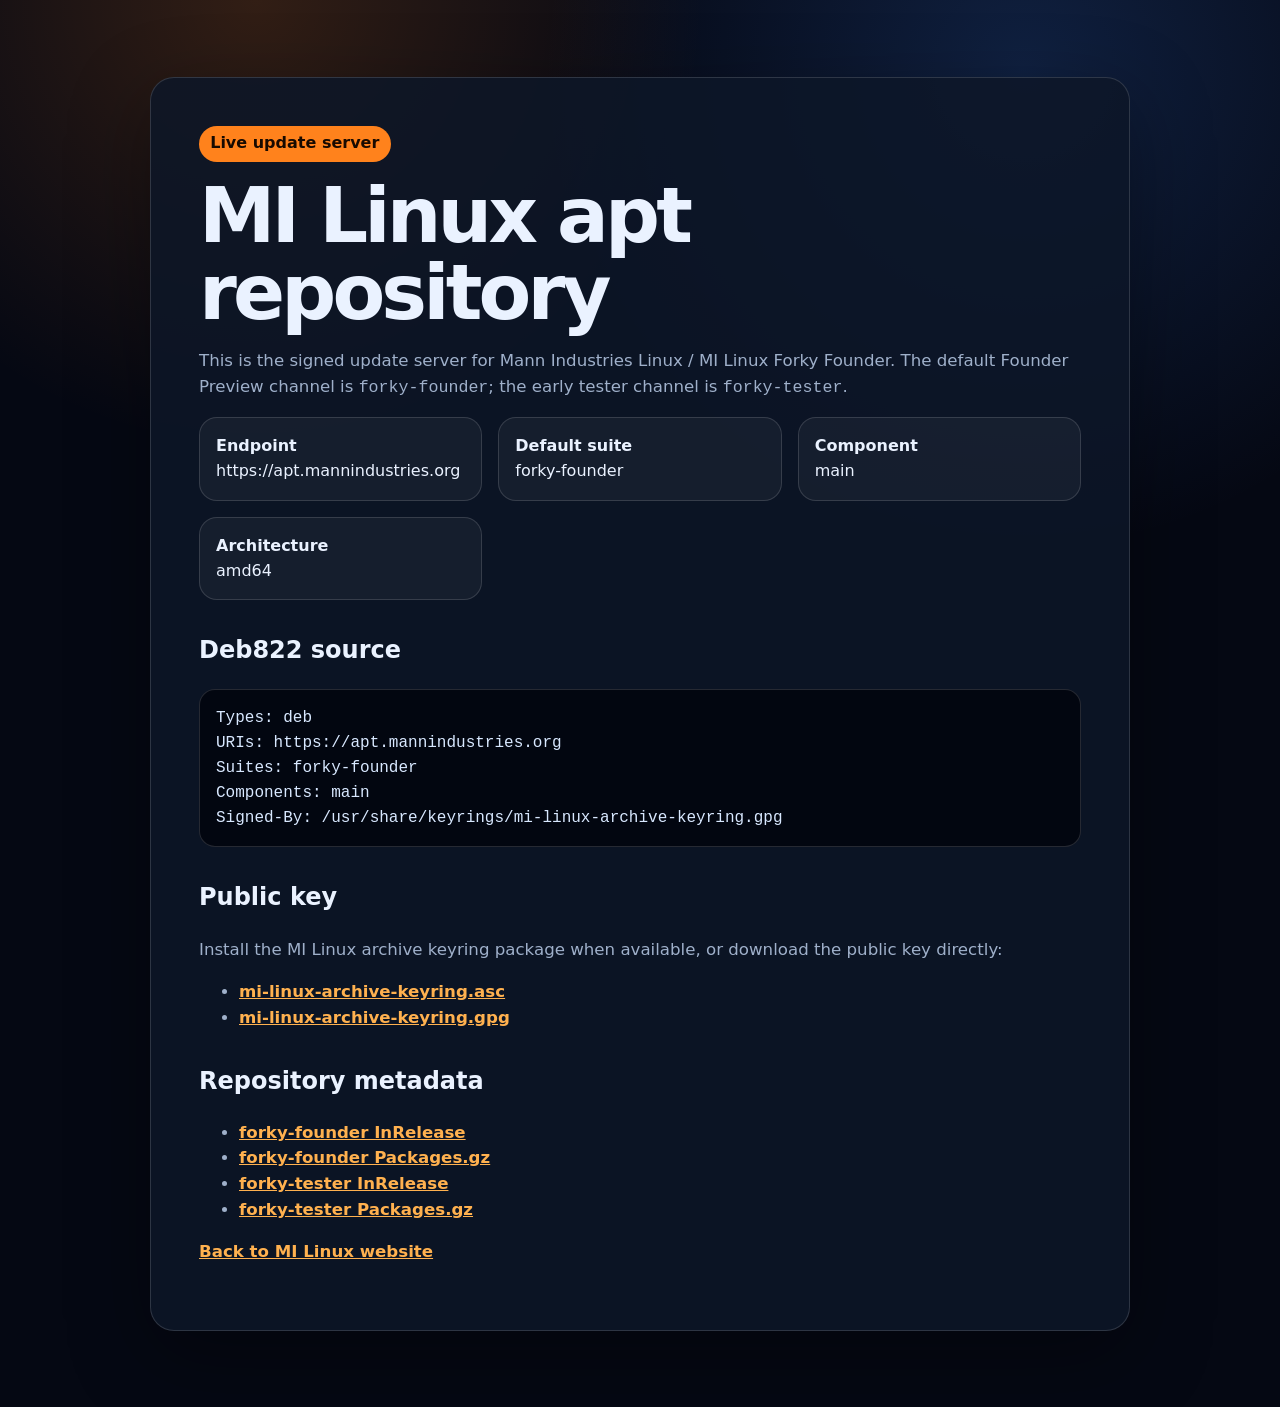
<file: apt-repo/index.html>
<!doctype html>
<html lang="en">
<head>
  <meta charset="utf-8">
  <meta name="viewport" content="width=device-width, initial-scale=1">
  <title>MI Linux Update Server</title>
  <style>
    :root{color-scheme:dark;--bg:#050813;--panel:#0d1728;--text:#eaf2ff;--muted:#9fb0ca;--line:rgba(255,255,255,.14);--orange:#ff821c;--blue:#3b82f6}
    body{margin:0;font-family:system-ui,-apple-system,BlinkMacSystemFont,"Segoe UI",sans-serif;background:radial-gradient(circle at 20% 0%,rgba(255,130,28,.18),transparent 28rem),radial-gradient(circle at 80% 5%,rgba(59,130,246,.20),transparent 30rem),var(--bg);color:var(--text);line-height:1.55}
    main{max-width:980px;margin:0 auto;padding:clamp(2rem,6vw,5rem) 1rem}
    .panel{background:rgba(13,23,40,.86);border:1px solid var(--line);border-radius:24px;padding:clamp(1.5rem,4vw,3rem);box-shadow:0 24px 80px rgba(0,0,0,.35)}
    h1{font-size:clamp(2.4rem,6vw,5rem);line-height:1;margin:0 0 1rem;letter-spacing:-.05em} h2{margin-top:2rem} p,li{color:var(--muted);font-size:1.04rem} a{color:#ffb14f;font-weight:800} code,pre{font-family:ui-monospace,SFMono-Regular,Menlo,Consolas,monospace} pre{overflow:auto;background:#020610;border:1px solid var(--line);border-radius:16px;padding:1rem;color:#d8e8ff}.badge{display:inline-block;color:#180a00;background:var(--orange);font-weight:900;border-radius:999px;padding:.35rem .7rem;margin-bottom:1rem}.grid{display:grid;grid-template-columns:repeat(auto-fit,minmax(220px,1fr));gap:1rem}.card{border:1px solid var(--line);border-radius:18px;background:rgba(255,255,255,.045);padding:1rem}.card strong{display:block;color:var(--text)}
  </style>
</head>
<body>
<main>
  <section class="panel">
    <span class="badge">Live update server</span>
    <h1>MI Linux apt repository</h1>
    <p>This is the signed update server for Mann Industries Linux / MI Linux Forky Founder. The default Founder Preview channel is <code>forky-founder</code>; the early tester channel is <code>forky-tester</code>.</p>

    <div class="grid">
      <div class="card"><strong>Endpoint</strong><span>https://apt.mannindustries.org</span></div>
      <div class="card"><strong>Default suite</strong><span>forky-founder</span></div>
      <div class="card"><strong>Component</strong><span>main</span></div>
      <div class="card"><strong>Architecture</strong><span>amd64</span></div>
    </div>

    <h2>Deb822 source</h2>
    <pre>Types: deb
URIs: https://apt.mannindustries.org
Suites: forky-founder
Components: main
Signed-By: /usr/share/keyrings/mi-linux-archive-keyring.gpg</pre>

    <h2>Public key</h2>
    <p>Install the MI Linux archive keyring package when available, or download the public key directly:</p>
    <ul>
      <li><a href="/mi-linux-archive-keyring.asc">mi-linux-archive-keyring.asc</a></li>
      <li><a href="/mi-linux-archive-keyring.gpg">mi-linux-archive-keyring.gpg</a></li>
    </ul>

    <h2>Repository metadata</h2>
    <ul>
      <li><a href="/dists/forky-founder/InRelease">forky-founder InRelease</a></li>
      <li><a href="/dists/forky-founder/main/binary-amd64/Packages.gz">forky-founder Packages.gz</a></li>
      <li><a href="/dists/forky-tester/InRelease">forky-tester InRelease</a></li>
      <li><a href="/dists/forky-tester/main/binary-amd64/Packages.gz">forky-tester Packages.gz</a></li>
    </ul>

    <p><a href="https://mannindustries.org/mi-linux/">Back to MI Linux website</a></p>
  </section>
</main>
</body>
</html>
</file>
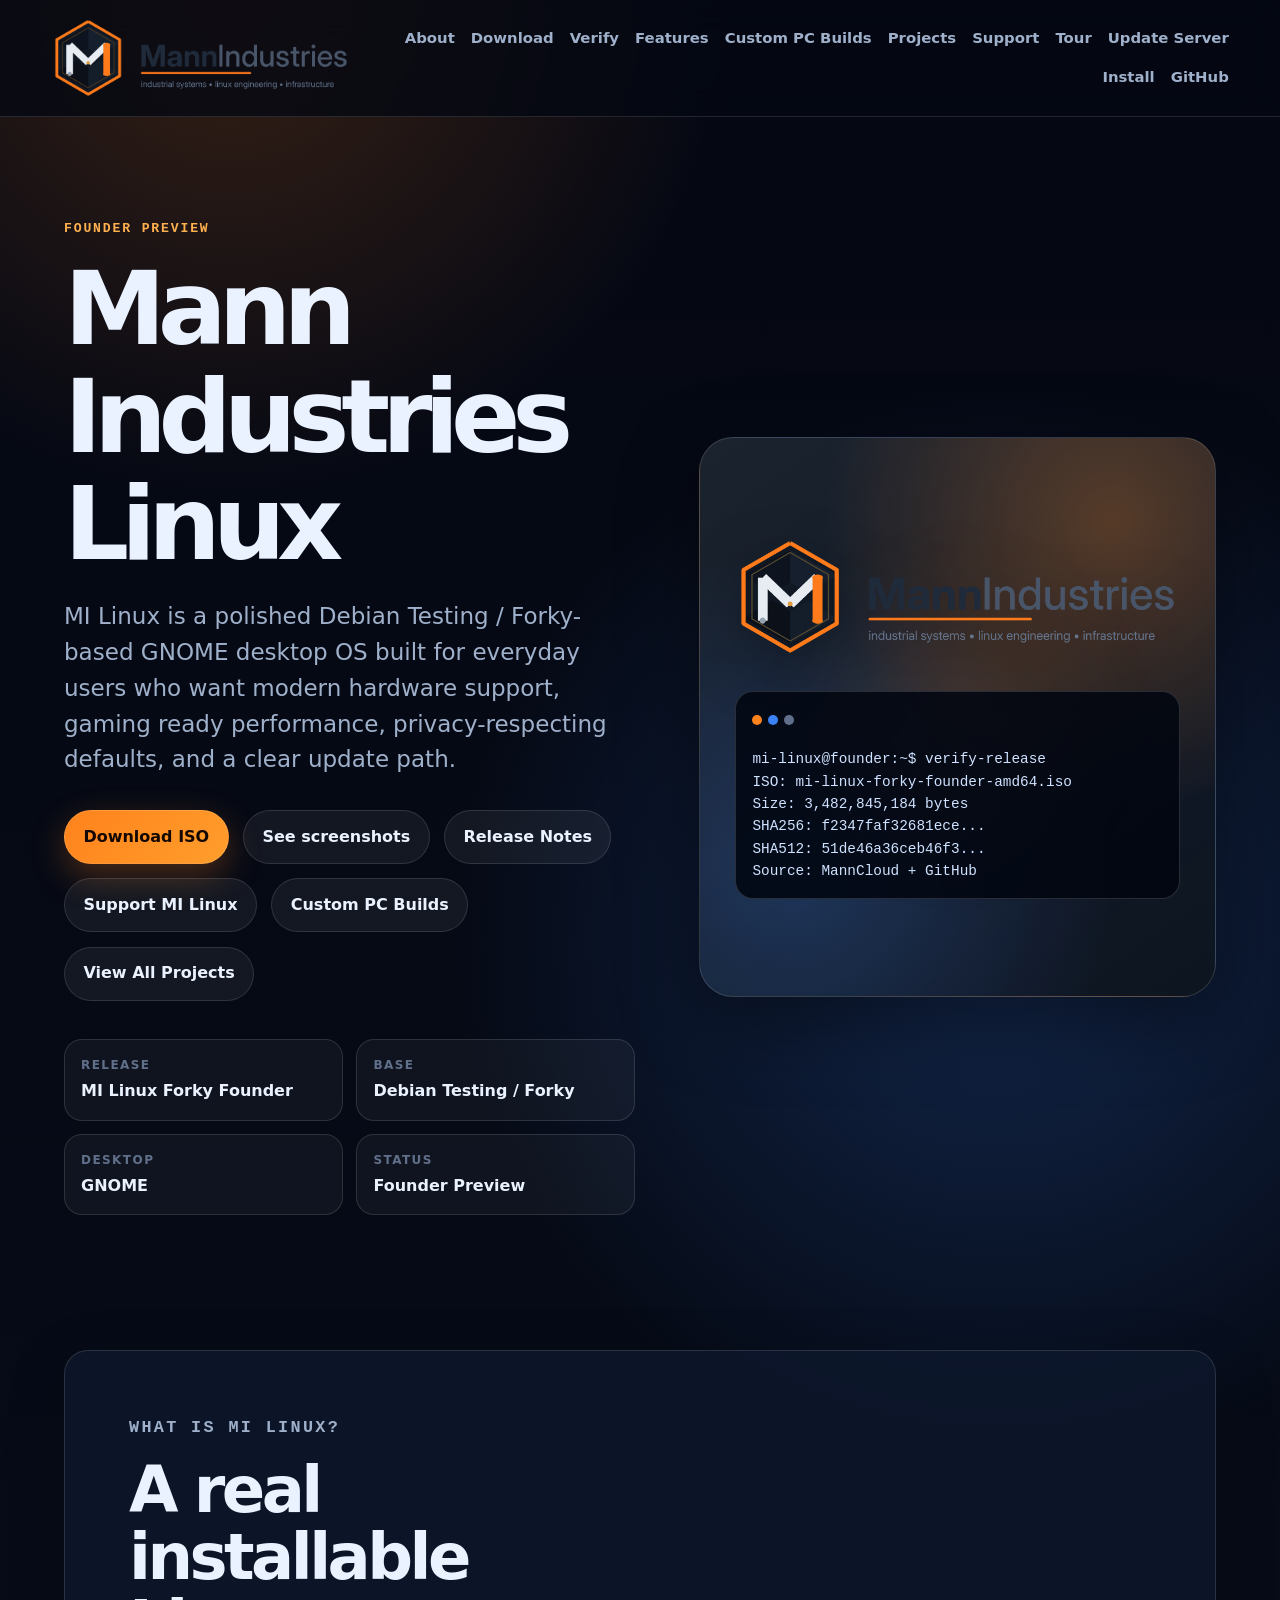
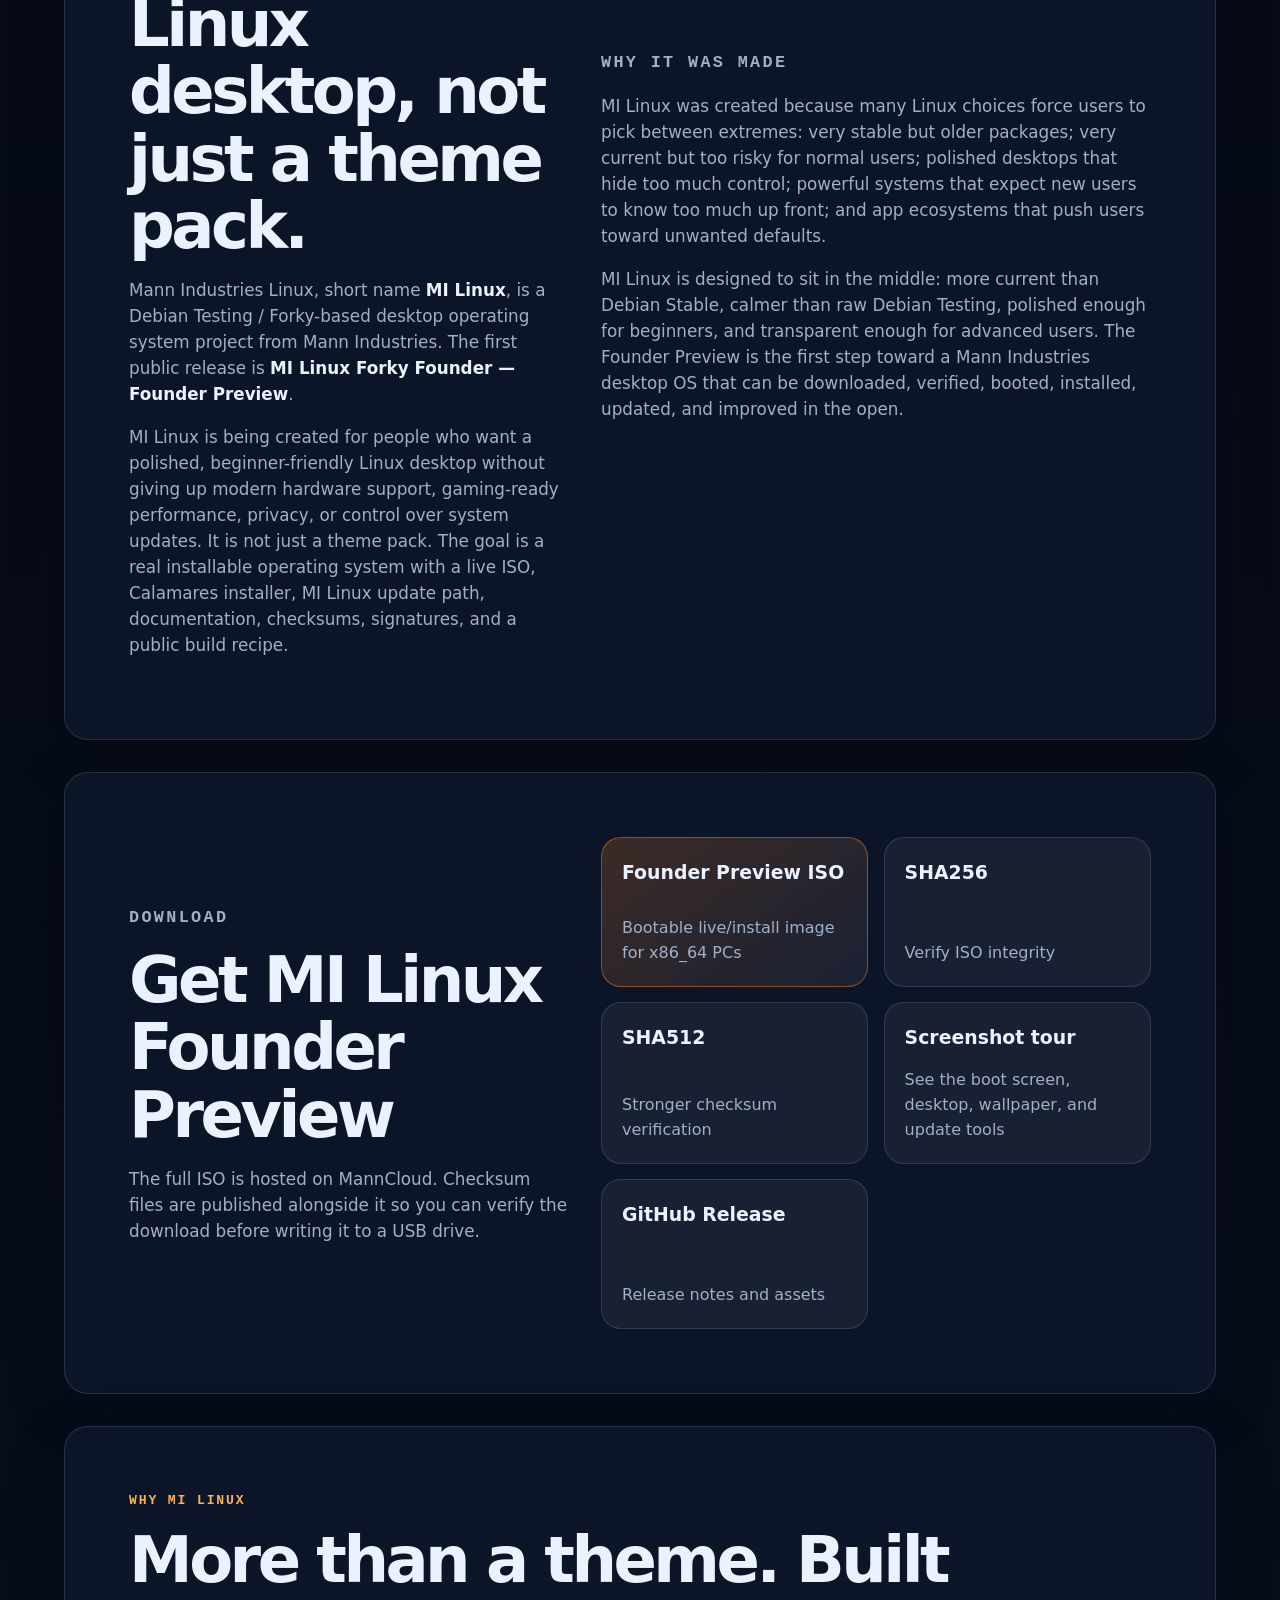
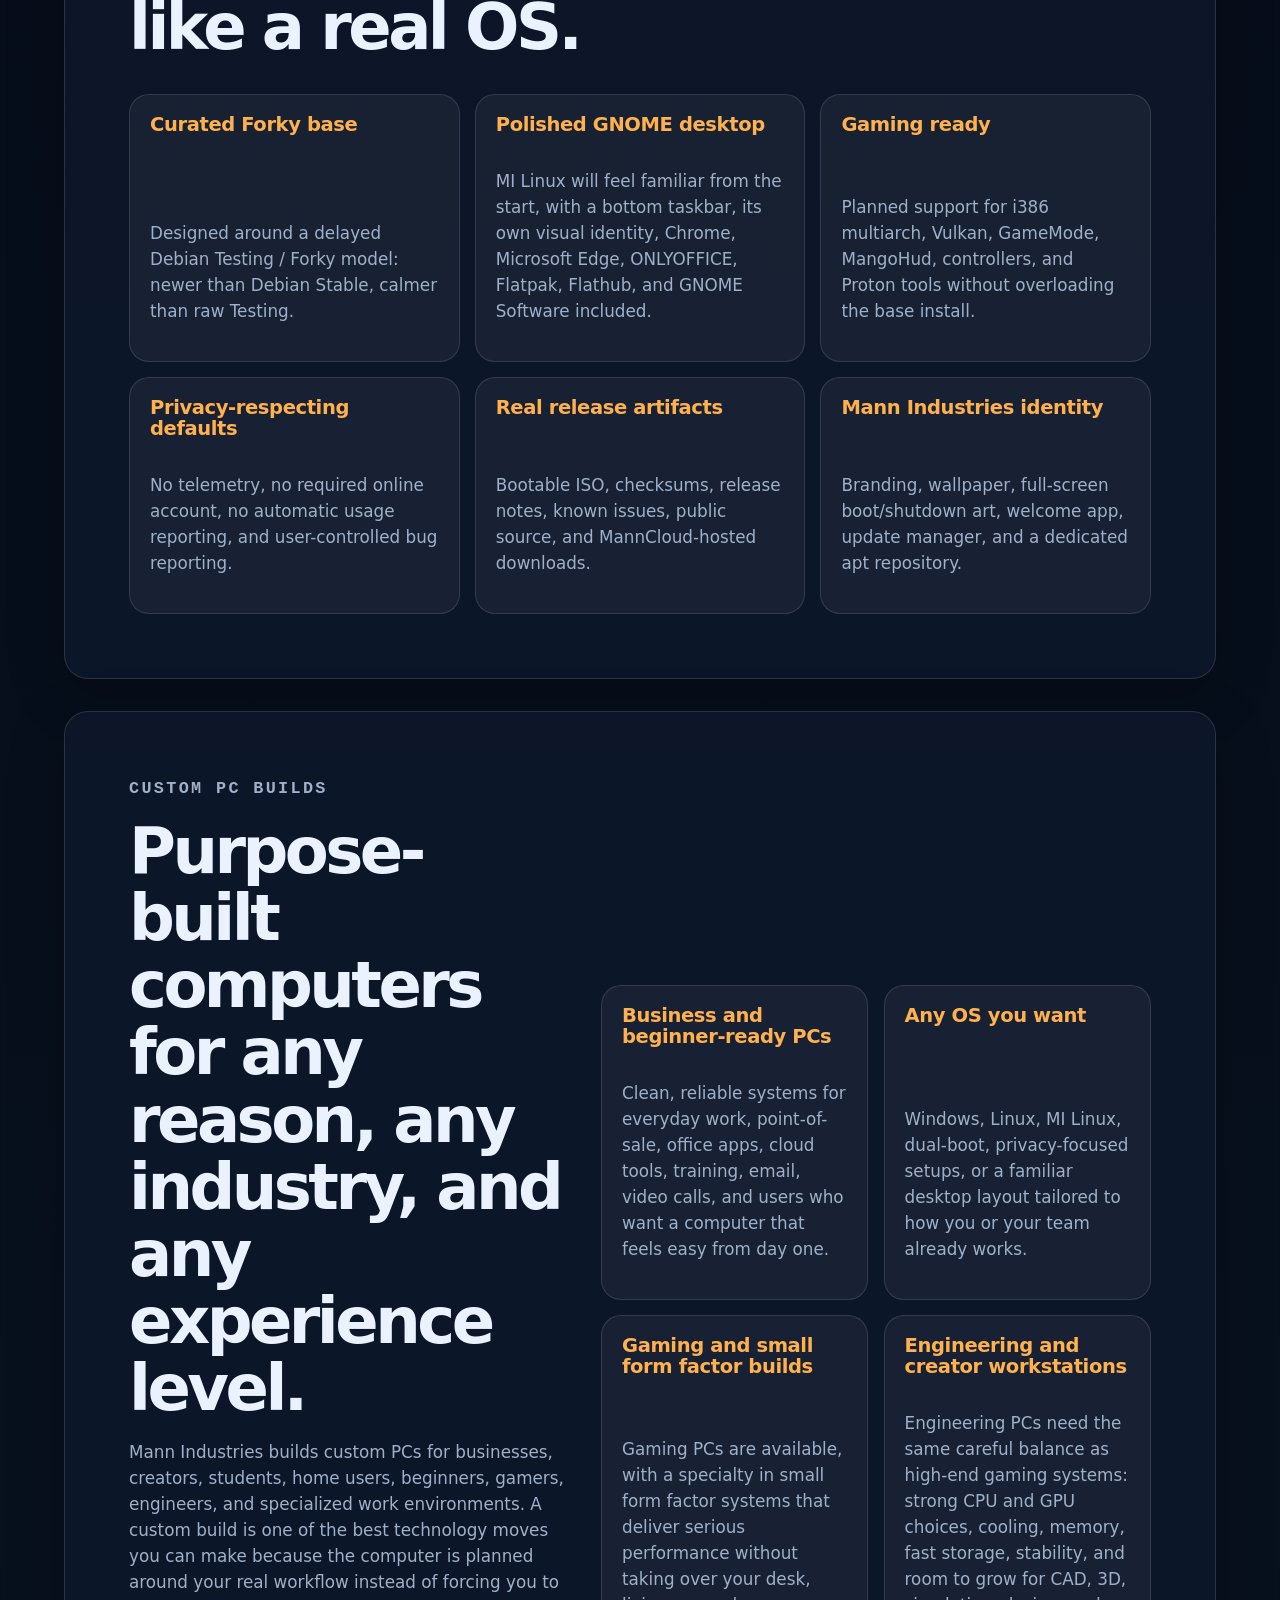
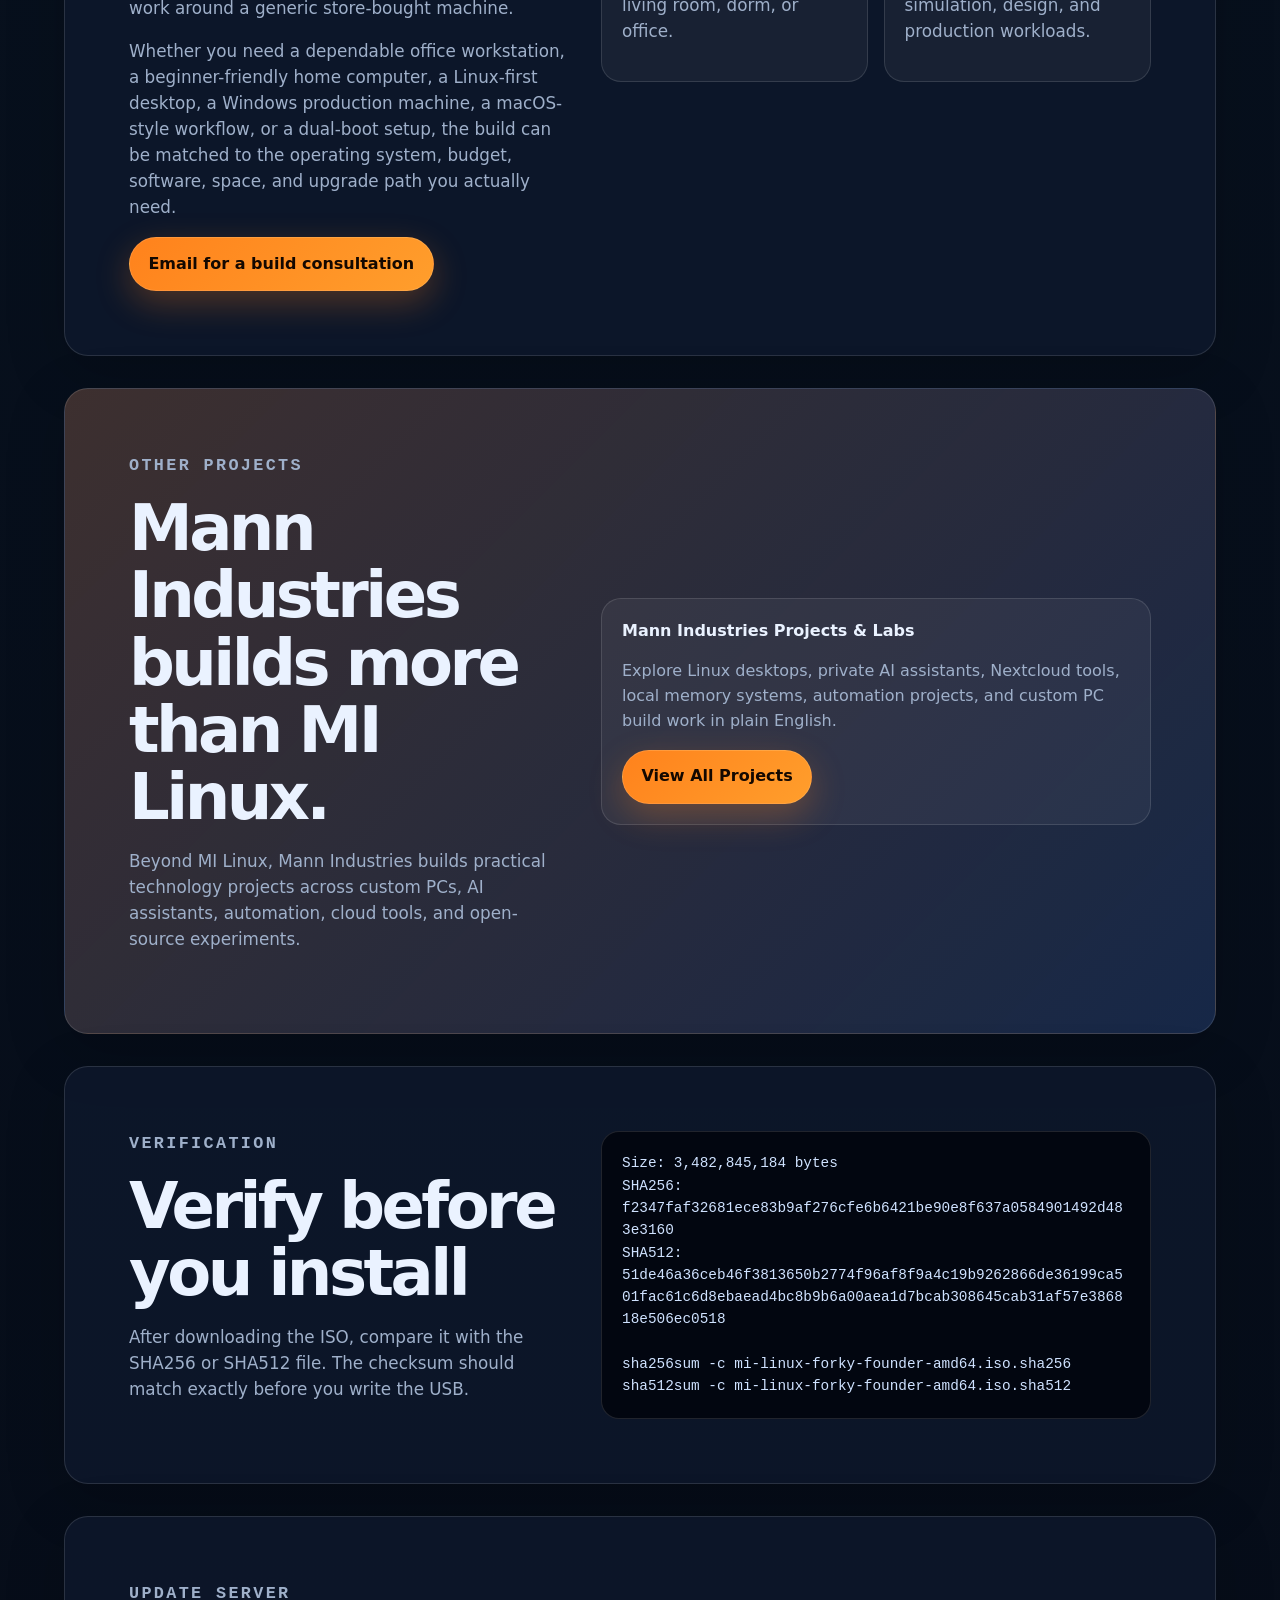
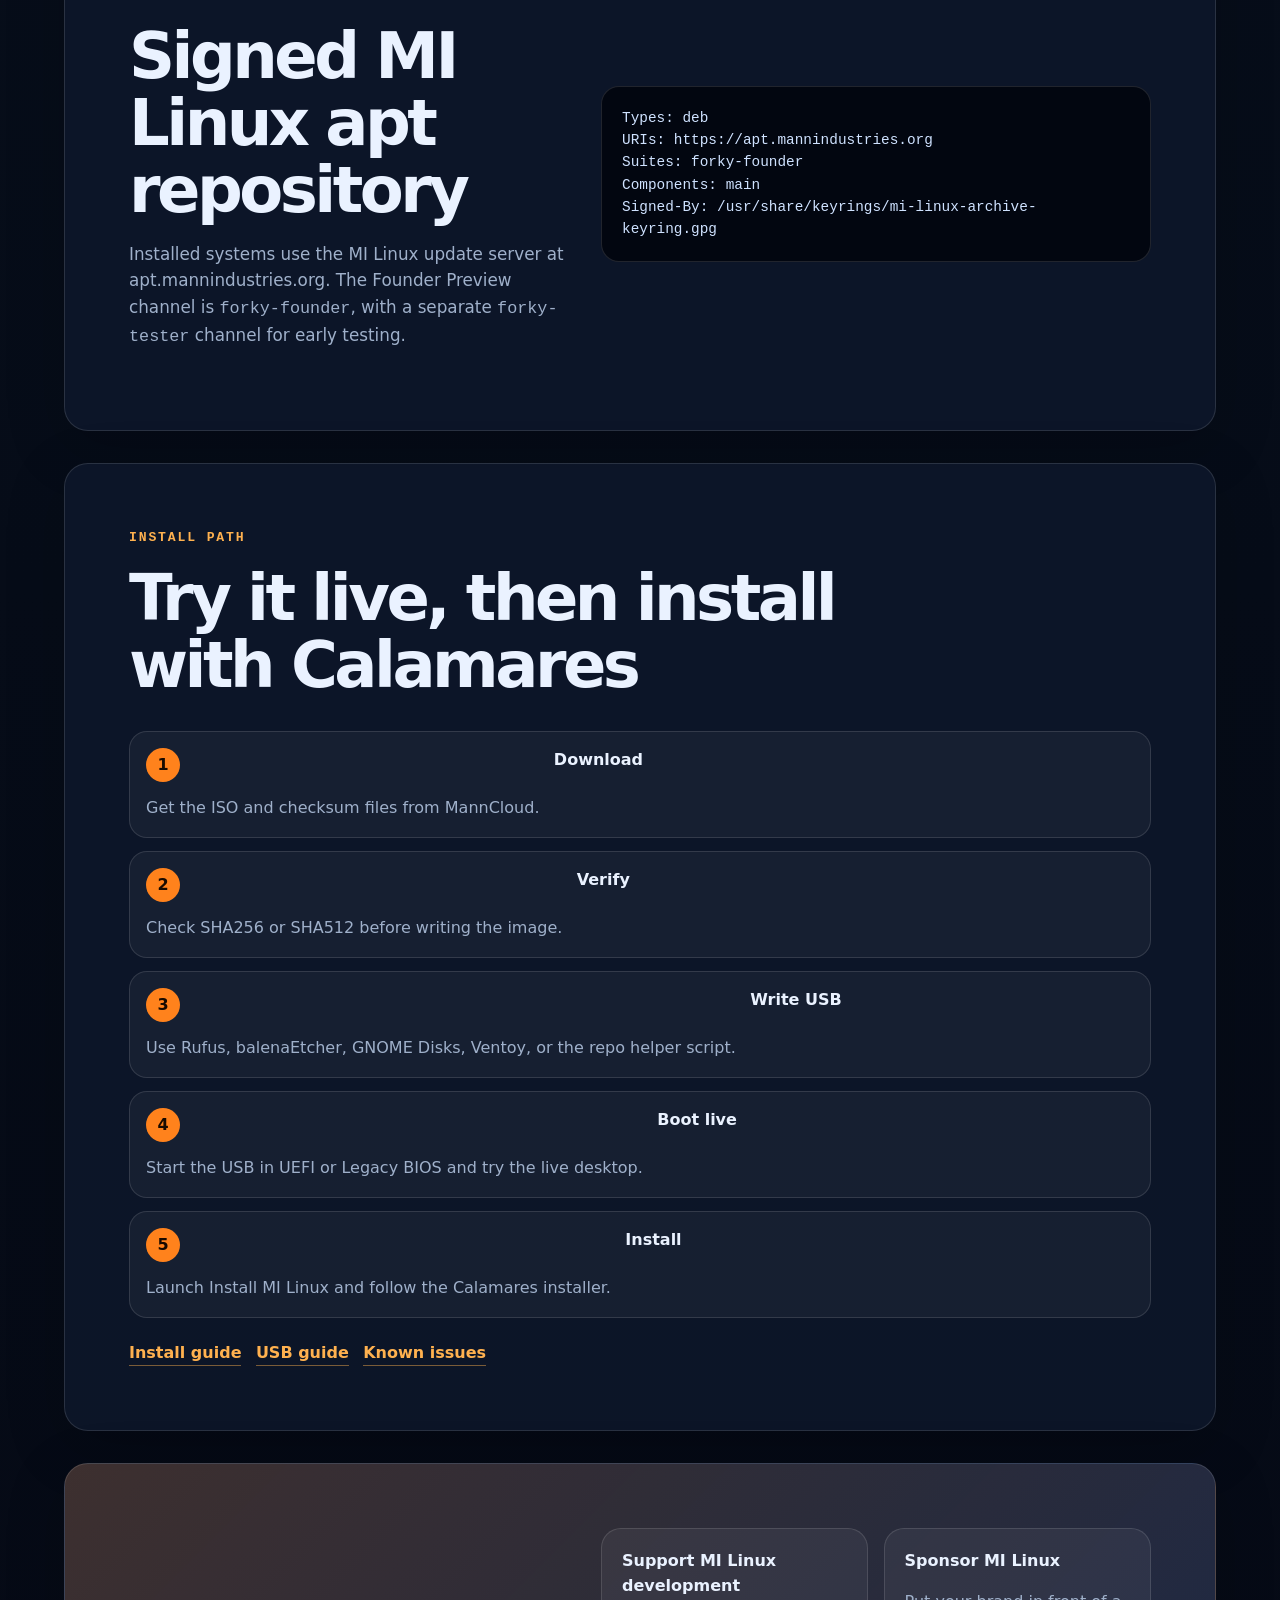
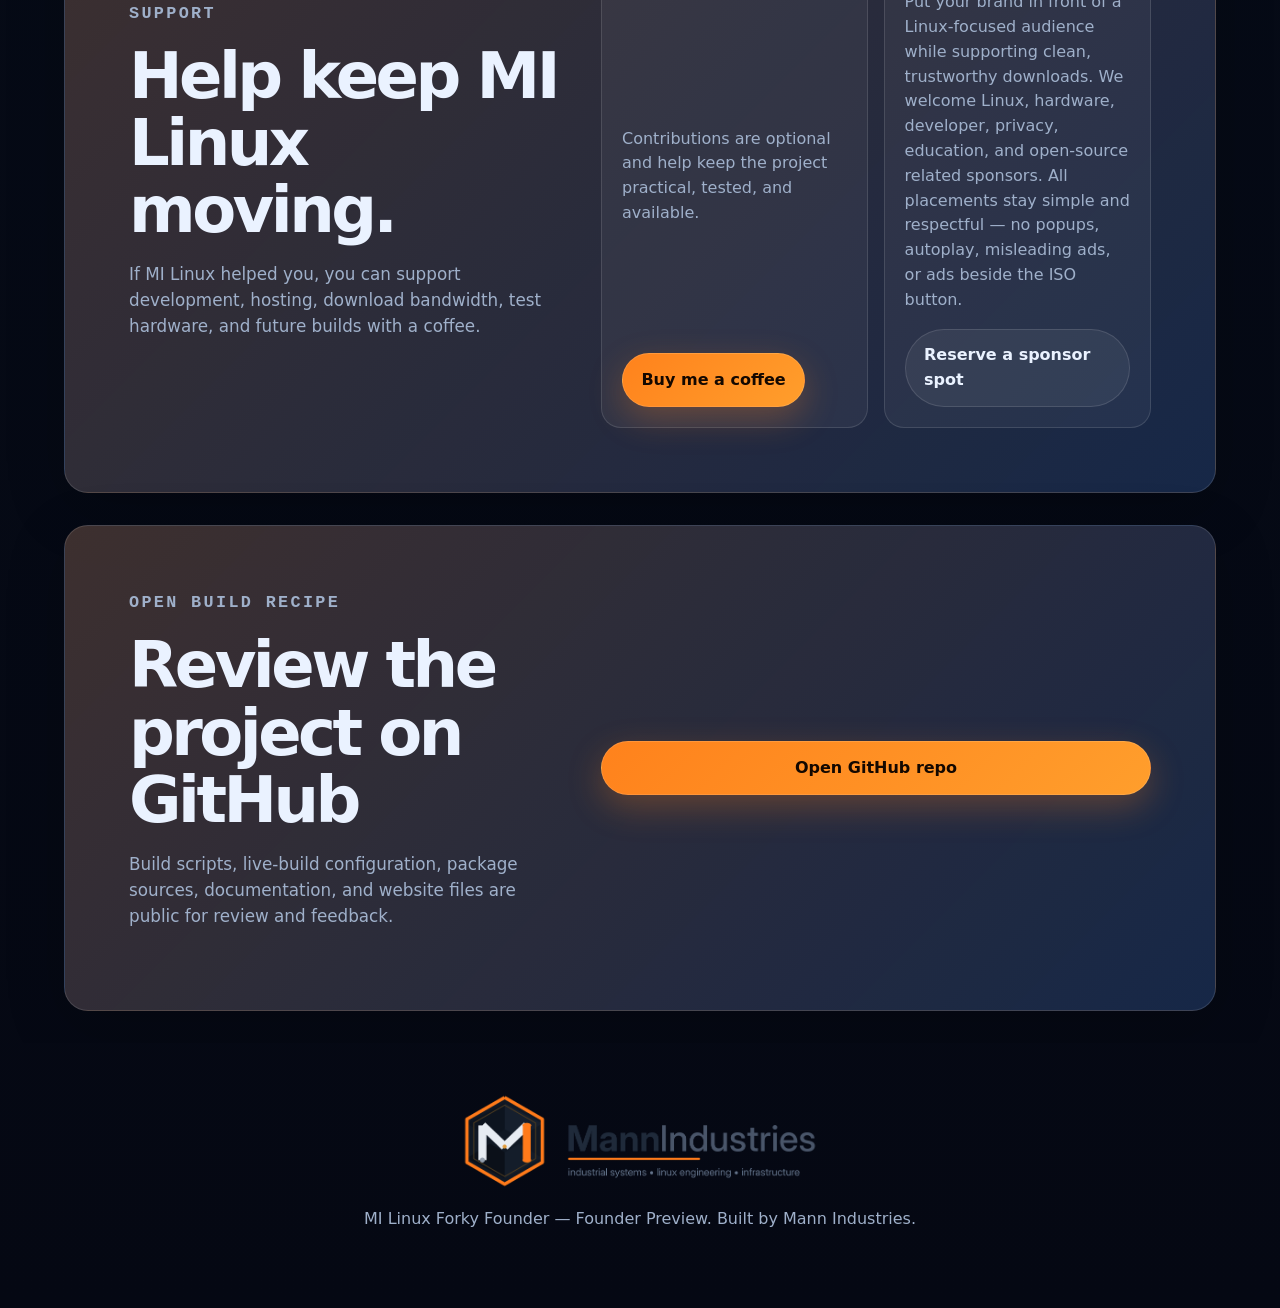
<file: website/index.html>
<!doctype html>
<html lang="en">
<head>
  <meta charset="utf-8">
  <meta name="viewport" content="width=device-width, initial-scale=1">
  <title>MI Linux Founder Preview — Mann Industries Linux Desktop OS</title>
  <meta name="description" content="Download MI Linux Founder Preview from Mann Industries: a polished Debian/Forky GNOME desktop OS with gaming-ready performance, privacy-respecting defaults, Chrome, Microsoft Edge, ONLYOFFICE, Flatpak, update tools, checksums, and public source.">

  <meta name="robots" content="index, follow">
  <meta property="og:site_name" content="Mann Industries">
  <meta property="og:type" content="website">
  <meta property="og:title" content="MI Linux Founder Preview — Mann Industries Linux Desktop OS">
  <meta property="og:description" content="Download MI Linux Founder Preview from Mann Industries: a polished Debian/Forky GNOME desktop OS with gaming-ready performance, privacy-respecting defaults, Chrome, Microsoft Edge, ONLYOFFICE, Flatpak, update tools, checksums, and public source.">
  <meta property="og:url" content="https://mi-linux.mannindustries.org/">
  <meta property="og:image" content="https://mi-linux.mannindustries.org/assets/mannindustries-logo.png">
  <meta name="twitter:card" content="summary_large_image">
  <meta name="twitter:title" content="MI Linux Founder Preview — Mann Industries Linux Desktop OS">
  <meta name="twitter:description" content="Download MI Linux Founder Preview from Mann Industries: a polished Debian/Forky GNOME desktop OS with gaming-ready performance, privacy-respecting defaults, Chrome, Microsoft Edge, ONLYOFFICE, Flatpak, update tools, checksums, and public source.">
  <meta name="twitter:image" content="https://mi-linux.mannindustries.org/assets/mannindustries-logo.png">
  <link rel="stylesheet" href="style.css">
</head>
<body>
  <header class="site-header">
    <a class="brand" href="#top" aria-label="MI Linux home">
      <img src="assets/mannindustries-logo.png" alt="Mann Industries logo">
    </a>
    <nav aria-label="Primary navigation">
      <a href="#about">About</a>
      <a href="#download">Download</a>
      <a href="#verify">Verify</a>
      <a href="#features">Features</a>
      <a href="#custom-builds">Custom PC Builds</a>
      <a href="projects.html">Projects</a>
      <a href="#support">Support</a>
      <a href="tour.html">Tour</a>
      <a href="#updates">Update Server</a>
      <a href="#install">Install</a>
      <a href="https://github.com/robertlmann02/mi-linux">GitHub</a>
    </nav>
  </header>

  <main id="top">
    <section class="hero">
      <div class="hero-copy">
        <p class="eyebrow">Founder Preview</p>
        <h1>Mann Industries Linux</h1>
        <p class="lede">MI Linux is a polished Debian Testing / Forky-based GNOME desktop OS built for everyday users who want modern hardware support, gaming ready performance, privacy-respecting defaults, and a clear update path.</p>
        <div class="hero-actions">
          <a class="button primary" href="https://mi-linux.mannindustries.org/downloads/founder-preview/mi-linux-forky-founder-amd64.iso">Download ISO</a>
          <a class="button secondary" href="tour.html">See screenshots</a>
          <a class="button secondary" href="https://github.com/robertlmann02/mi-linux/releases/tag/v0.1.0-founder-preview">Release Notes</a>
          <a class="button secondary" href="https://buymeacoffee.com/robertlmann02">Support MI Linux</a>
          <a class="button secondary" href="#custom-builds">Custom PC Builds</a>
          <a class="button secondary" href="projects.html">View All Projects</a>
        </div>
        <dl class="release-facts">
          <div><dt>Release</dt><dd>MI Linux Forky Founder</dd></div>
          <div><dt>Base</dt><dd>Debian Testing / Forky</dd></div>
          <div><dt>Desktop</dt><dd>GNOME</dd></div>
          <div><dt>Status</dt><dd>Founder Preview</dd></div>
        </dl>
      </div>
      <div class="hero-card" aria-label="MI Linux preview card">
        <div class="screen-glow"></div>
        <img class="hero-logo" src="assets/mannindustries-logo.png" alt="Mann Industries logo">
        <div class="terminal-card">
          <span class="dot orange"></span><span class="dot blue"></span><span class="dot gray"></span>
          <pre>mi-linux@founder:~$ verify-release
ISO: mi-linux-forky-founder-amd64.iso
Size: 3,482,845,184 bytes
SHA256: f2347faf32681ece...
SHA512: 51de46a36ceb46f3...
Source: MannCloud + GitHub</pre>
        </div>
      </div>
    </section>

    <section id="about" class="panel about-panel">
      <div>
        <p class="eyebrow">What is MI Linux?</p>
        <h2>A real installable Linux desktop, not just a theme pack.</h2>
        <p>Mann Industries Linux, short name <strong>MI Linux</strong>, is a Debian Testing / Forky-based desktop operating system project from Mann Industries. The first public release is <strong>MI Linux Forky Founder — Founder Preview</strong>.</p>
        <p>MI Linux is being created for people who want a polished, beginner-friendly Linux desktop without giving up modern hardware support, gaming-ready performance, privacy, or control over system updates. It is not just a theme pack. The goal is a real installable operating system with a live ISO, Calamares installer, MI Linux update path, documentation, checksums, signatures, and a public build recipe.</p>
      </div>
      <div>
        <p class="eyebrow">Why it was made</p>
        <p>MI Linux was created because many Linux choices force users to pick between extremes: very stable but older packages; very current but too risky for normal users; polished desktops that hide too much control; powerful systems that expect new users to know too much up front; and app ecosystems that push users toward unwanted defaults.</p>
        <p>MI Linux is designed to sit in the middle: more current than Debian Stable, calmer than raw Debian Testing, polished enough for beginners, and transparent enough for advanced users. The Founder Preview is the first step toward a Mann Industries desktop OS that can be downloaded, verified, booted, installed, updated, and improved in the open.</p>
      </div>
    </section>

    <section id="download" class="panel download-panel">
      <div>
        <p class="eyebrow">Download</p>
        <h2>Get MI Linux Founder Preview</h2>
        <p>The full ISO is hosted on MannCloud. Checksum files are published alongside it so you can verify the download before writing it to a USB drive.</p>
      </div>
      <div class="download-grid">
        <a class="download-card highlight" href="https://mi-linux.mannindustries.org/downloads/founder-preview/mi-linux-forky-founder-amd64.iso">
          <strong>Founder Preview ISO</strong>
          <span>Bootable live/install image for x86_64 PCs</span>
        </a>
        <a class="download-card" href="https://mi-linux.mannindustries.org/downloads/founder-preview/mi-linux-forky-founder-amd64.iso.sha256">
          <strong>SHA256</strong>
          <span>Verify ISO integrity</span>
        </a>
        <a class="download-card" href="https://mi-linux.mannindustries.org/downloads/founder-preview/mi-linux-forky-founder-amd64.iso.sha512">
          <strong>SHA512</strong>
          <span>Stronger checksum verification</span>
        </a>
        <a class="download-card" href="tour.html">
          <strong>Screenshot tour</strong>
          <span>See the boot screen, desktop, wallpaper, and update tools</span>
        </a>
        <a class="download-card" href="https://github.com/robertlmann02/mi-linux/releases/tag/v0.1.0-founder-preview">
          <strong>GitHub Release</strong>
          <span>Release notes and assets</span>
        </a>
      </div>
    </section>

    <section id="features" class="features">
      <div class="section-heading">
        <p class="eyebrow">Why MI Linux</p>
        <h2>More than a theme. Built like a real OS.</h2>
      </div>
      <div class="feature-grid">
        <article><h3>Curated Forky base</h3><p>Designed around a delayed Debian Testing / Forky model: newer than Debian Stable, calmer than raw Testing.</p></article>
        <article><h3>Polished GNOME desktop</h3><p>MI Linux will feel familiar from the start, with a bottom taskbar, its own visual identity, Chrome, Microsoft Edge, ONLYOFFICE, Flatpak, Flathub, and GNOME Software included.</p></article>
        <article><h3>Gaming ready</h3><p>Planned support for i386 multiarch, Vulkan, GameMode, MangoHud, controllers, and Proton tools without overloading the base install.</p></article>
        <article><h3>Privacy-respecting defaults</h3><p>No telemetry, no required online account, no automatic usage reporting, and user-controlled bug reporting.</p></article>
        <article><h3>Real release artifacts</h3><p>Bootable ISO, checksums, release notes, known issues, public source, and MannCloud-hosted downloads.</p></article>
        <article><h3>Mann Industries identity</h3><p>Branding, wallpaper, full-screen boot/shutdown art, welcome app, update manager, and a dedicated apt repository.</p></article>
      </div>
    </section>

    <section id="custom-builds" class="panel custom-builds-panel">
      <div>
        <p class="eyebrow">Custom PC builds</p>
        <h2>Purpose-built computers for any reason, any industry, and any experience level.</h2>
        <p>Mann Industries builds custom PCs for businesses, creators, students, home users, beginners, gamers, engineers, and specialized work environments. A custom build is one of the best technology moves you can make because the computer is planned around your real workflow instead of forcing you to work around a generic store-bought machine.</p>
        <p>Whether you need a dependable office workstation, a beginner-friendly home computer, a Linux-first desktop, a Windows production machine, a macOS-style workflow, or a dual-boot setup, the build can be matched to the operating system, budget, software, space, and upgrade path you actually need.</p>
        <a class="button primary" href="mailto:Robert.Mann@mannindustries.org?subject=Custom%20PC%20Build%20Consultation">Email for a build consultation</a>
      </div>
      <div class="build-grid">
        <article>
          <h3>Business and beginner-ready PCs</h3>
          <p>Clean, reliable systems for everyday work, point-of-sale, office apps, cloud tools, training, email, video calls, and users who want a computer that feels easy from day one.</p>
        </article>
        <article>
          <h3>Any OS you want</h3>
          <p>Windows, Linux, MI Linux, dual-boot, privacy-focused setups, or a familiar desktop layout tailored to how you or your team already works.</p>
        </article>
        <article>
          <h3>Gaming and small form factor builds</h3>
          <p>Gaming PCs are available, with a specialty in small form factor systems that deliver serious performance without taking over your desk, living room, dorm, or office.</p>
        </article>
        <article>
          <h3>Engineering and creator workstations</h3>
          <p>Engineering PCs need the same careful balance as high-end gaming systems: strong CPU and GPU choices, cooling, memory, fast storage, stability, and room to grow for CAD, 3D, simulation, design, and production workloads.</p>
        </article>
      </div>
    </section>

    <section id="other-projects" class="panel projects-teaser-panel">
      <div>
        <p class="eyebrow">Other projects</p>
        <h2>Mann Industries builds more than MI Linux.</h2>
        <p>Beyond MI Linux, Mann Industries builds practical technology projects across custom PCs, AI assistants, automation, cloud tools, and open-source experiments.</p>
      </div>
      <div class="teaser-card">
        <strong>Mann Industries Projects &amp; Labs</strong>
        <span>Explore Linux desktops, private AI assistants, Nextcloud tools, local memory systems, automation projects, and custom PC build work in plain English.</span>
        <a class="button primary" href="projects.html">View All Projects</a>
      </div>
    </section>


    <section id="verify" class="panel verify-panel">
      <div>
        <p class="eyebrow">Verification</p>
        <h2>Verify before you install</h2>
        <p>After downloading the ISO, compare it with the SHA256 or SHA512 file. The checksum should match exactly before you write the USB.</p>
      </div>
      <pre class="code">Size: 3,482,845,184 bytes
SHA256: f2347faf32681ece83b9af276cfe6b6421be90e8f637a0584901492d483e3160
SHA512: 51de46a36ceb46f3813650b2774f96af8f9a4c19b9262866de36199ca501fac61c6d8ebaead4bc8b9b6a00aea1d7bcab308645cab31af57e386818e506ec0518

sha256sum -c mi-linux-forky-founder-amd64.iso.sha256
sha512sum -c mi-linux-forky-founder-amd64.iso.sha512</pre>
    </section>

    <section id="updates" class="panel verify-panel">
      <div>
        <p class="eyebrow">Update server</p>
        <h2>Signed MI Linux apt repository</h2>
        <p>Installed systems use the MI Linux update server at <a href="https://apt.mannindustries.org">apt.mannindustries.org</a>. The Founder Preview channel is <code>forky-founder</code>, with a separate <code>forky-tester</code> channel for early testing.</p>
      </div>
      <pre class="code">Types: deb
URIs: https://apt.mannindustries.org
Suites: forky-founder
Components: main
Signed-By: /usr/share/keyrings/mi-linux-archive-keyring.gpg</pre>
    </section>

    <section id="install" class="install">
      <div class="section-heading">
        <p class="eyebrow">Install path</p>
        <h2>Try it live, then install with Calamares</h2>
      </div>
      <ol class="steps">
        <li><strong>Download</strong><span>Get the ISO and checksum files from MannCloud.</span></li>
        <li><strong>Verify</strong><span>Check SHA256 or SHA512 before writing the image.</span></li>
        <li><strong>Write USB</strong><span>Use Rufus, balenaEtcher, GNOME Disks, Ventoy, or the repo helper script.</span></li>
        <li><strong>Boot live</strong><span>Start the USB in UEFI or Legacy BIOS and try the live desktop.</span></li>
        <li><strong>Install</strong><span>Launch Install MI Linux and follow the Calamares installer.</span></li>
      </ol>
      <div class="link-row">
        <a href="https://github.com/robertlmann02/mi-linux/blob/main/docs/INSTALL.md">Install guide</a>
        <a href="https://github.com/robertlmann02/mi-linux/blob/main/docs/CREATE-BOOTABLE-USB.md">USB guide</a>
        <a href="https://github.com/robertlmann02/mi-linux/blob/main/docs/KNOWN-ISSUES.md">Known issues</a>
      </div>
    </section>


    <section id="support" class="panel support-panel">
      <div>
        <p class="eyebrow">Support</p>
        <h2>Help keep MI Linux moving.</h2>
        <p>If MI Linux helped you, you can support development, hosting, download bandwidth, test hardware, and future builds with a coffee.</p>
      </div>
      <div class="support-grid">
        <div class="support-card">
          <strong>Support MI Linux development</strong>
          <span>Contributions are optional and help keep the project practical, tested, and available.</span>
          <a class="button primary" href="https://buymeacoffee.com/robertlmann02">Buy me a coffee</a>
        </div>
        <div class="support-card">
          <strong>Sponsor MI Linux</strong>
          <span>Put your brand in front of a Linux-focused audience while supporting clean, trustworthy downloads. We welcome Linux, hardware, developer, privacy, education, and open-source related sponsors. All placements stay simple and respectful — no popups, autoplay, misleading ads, or ads beside the ISO button.</span>
          <a class="button secondary" href="mailto:Robert.Mann@mannindustries.org?subject=MI%20Linux%20Sponsor%20Spot">Reserve a sponsor spot</a>
        </div>
      </div>
    </section>

    <section class="source-band">
      <div>
        <p class="eyebrow">Open build recipe</p>
        <h2>Review the project on GitHub</h2>
        <p>Build scripts, live-build configuration, package sources, documentation, and website files are public for review and feedback.</p>
      </div>
      <a class="button primary" href="https://github.com/robertlmann02/mi-linux">Open GitHub repo</a>
    </section>
  </main>

  <footer>
    <img src="assets/mannindustries-logo.png" alt="Mann Industries logo">
    <p>MI Linux Forky Founder — Founder Preview. Built by Mann Industries.</p>
  </footer>
</body>
</html>
</file>
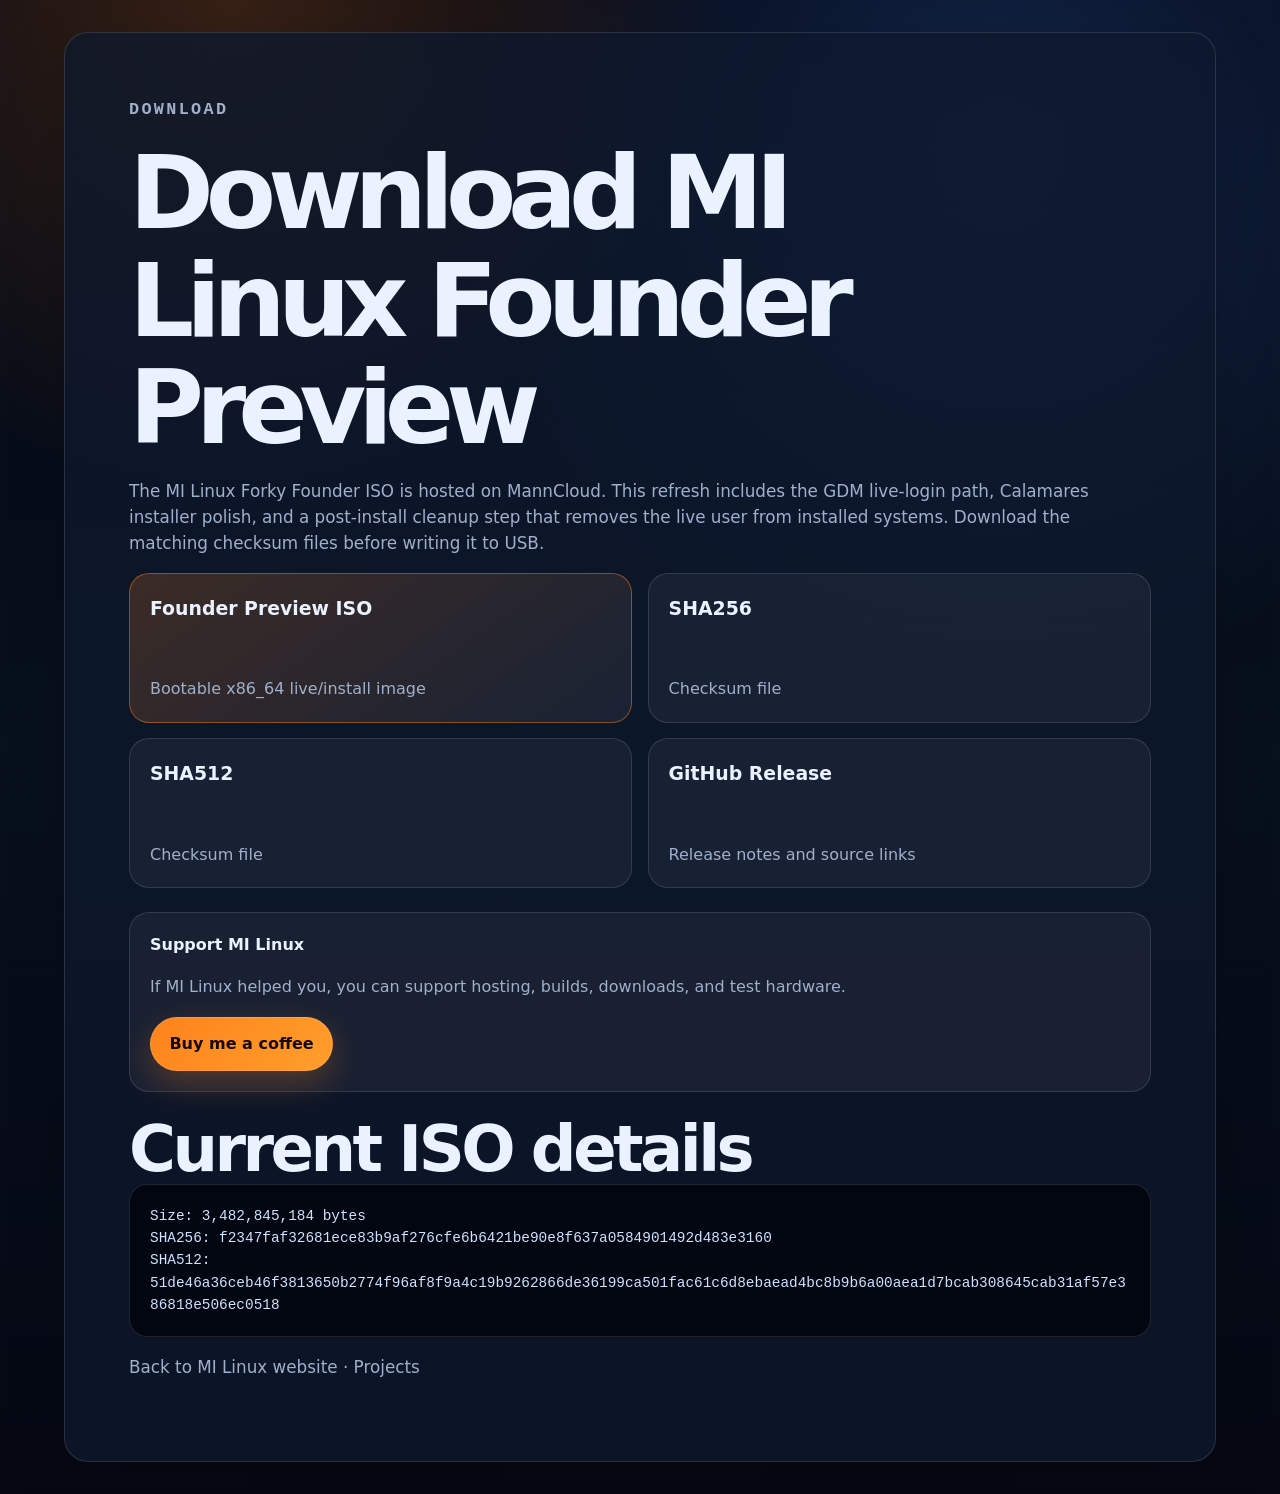
<file: website/download.html>
<!doctype html>
<html lang="en">
<head>
  <meta charset="utf-8">
  <meta name="viewport" content="width=device-width, initial-scale=1">
  <meta name="description" content="Download the MI Linux Forky Founder Preview ISO, SHA256 and SHA512 checksums, release notes, and source links for the Mann Industries Linux desktop OS.">
  <title>Download MI Linux Founder Preview ISO</title>

  <meta name="robots" content="index, follow">
  <meta property="og:site_name" content="Mann Industries">
  <meta property="og:type" content="website">
  <meta property="og:title" content="Download MI Linux Founder Preview ISO">
  <meta property="og:description" content="Download the MI Linux Forky Founder Preview ISO, SHA256 and SHA512 checksums, release notes, and source links for the Mann Industries Linux desktop OS.">
  <meta property="og:url" content="https://mi-linux.mannindustries.org/download.html">
  <meta property="og:image" content="https://mi-linux.mannindustries.org/assets/mannindustries-logo.png">
  <meta name="twitter:card" content="summary_large_image">
  <meta name="twitter:title" content="Download MI Linux Founder Preview ISO">
  <meta name="twitter:description" content="Download the MI Linux Forky Founder Preview ISO, SHA256 and SHA512 checksums, release notes, and source links for the Mann Industries Linux desktop OS.">
  <meta name="twitter:image" content="https://mi-linux.mannindustries.org/assets/mannindustries-logo.png">
  <link rel="stylesheet" href="style.css">
</head>
<body>
  <main class="panel" style="margin-top:2rem">
    <p class="eyebrow">Download</p>
    <h1>Download MI Linux Founder Preview</h1>
    <p>The MI Linux Forky Founder ISO is hosted on MannCloud. This refresh includes the GDM live-login path, Calamares installer polish, and a post-install cleanup step that removes the live user from installed systems. Download the matching checksum files before writing it to USB.</p>
    <div class="download-grid">
      <a class="download-card highlight" href="https://mi-linux.mannindustries.org/downloads/founder-preview/mi-linux-forky-founder-amd64.iso"><strong>Founder Preview ISO</strong><span>Bootable x86_64 live/install image</span></a>
      <a class="download-card" href="https://mi-linux.mannindustries.org/downloads/founder-preview/mi-linux-forky-founder-amd64.iso.sha256"><strong>SHA256</strong><span>Checksum file</span></a>
      <a class="download-card" href="https://mi-linux.mannindustries.org/downloads/founder-preview/mi-linux-forky-founder-amd64.iso.sha512"><strong>SHA512</strong><span>Checksum file</span></a>
      <a class="download-card" href="https://github.com/robertlmann02/mi-linux/releases/tag/v0.1.0-founder-preview"><strong>GitHub Release</strong><span>Release notes and source links</span></a>
    </div>
    <section class="support-card standalone-support">
      <strong>Support MI Linux</strong>
      <span>If MI Linux helped you, you can support hosting, builds, downloads, and test hardware.</span>
      <a class="button primary" href="https://buymeacoffee.com/robertlmann02">Buy me a coffee</a>
    </section>
    <h2>Current ISO details</h2>
    <pre class="code">Size: 3,482,845,184 bytes
SHA256: f2347faf32681ece83b9af276cfe6b6421be90e8f637a0584901492d483e3160
SHA512: 51de46a36ceb46f3813650b2774f96af8f9a4c19b9262866de36199ca501fac61c6d8ebaead4bc8b9b6a00aea1d7bcab308645cab31af57e386818e506ec0518</pre>
    <p><a href="index.html">Back to MI Linux website</a> · <a href="projects.html">Projects</a></p>
  </main>
</body>
</html>
</file>
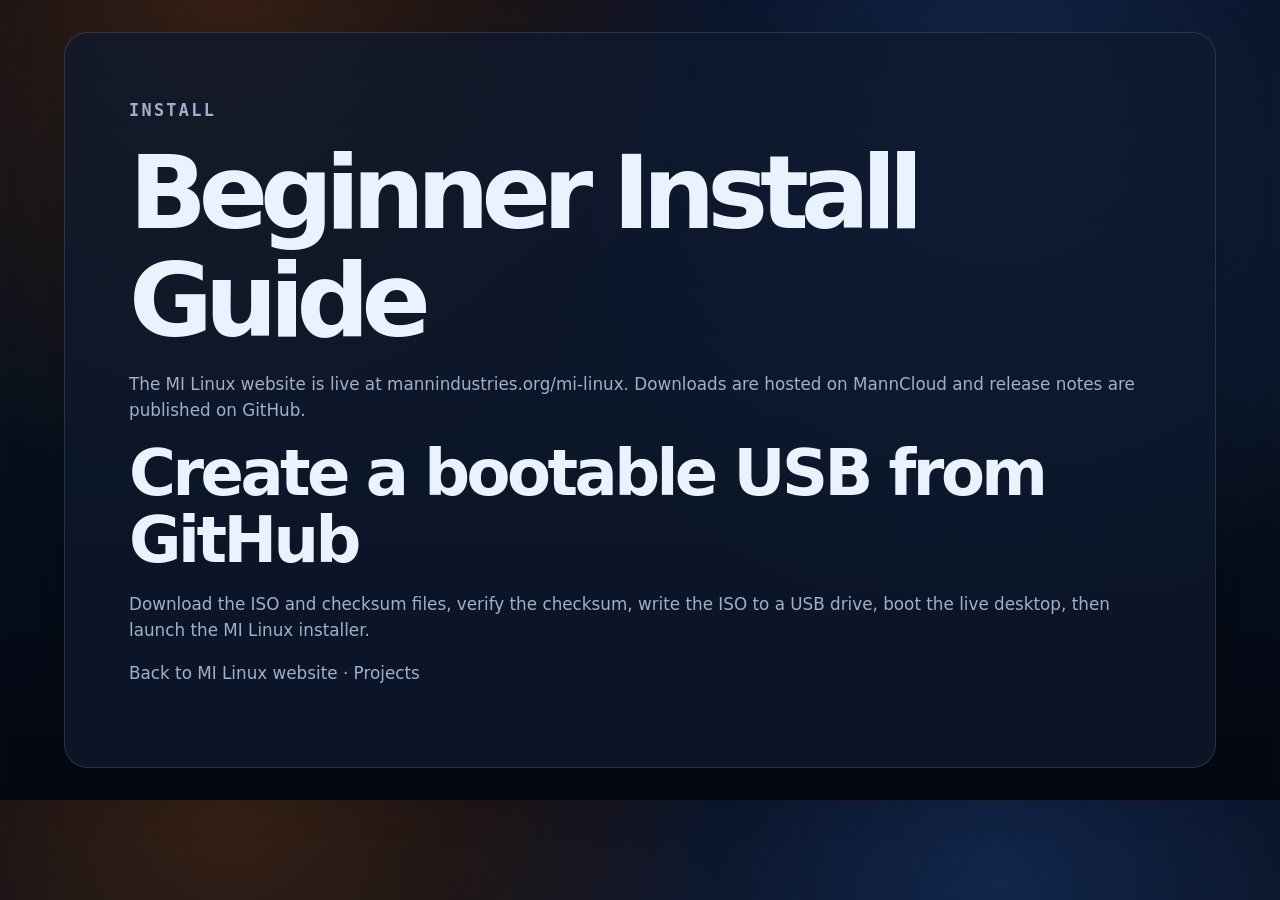
<file: website/install.html>
<!doctype html>
<html lang="en">
<head>
  <meta charset="utf-8">
  <meta name="viewport" content="width=device-width, initial-scale=1">
  <title>Install MI Linux — USB and Live Installer Guide</title>
  <meta name="description" content="Install MI Linux Founder Preview by downloading the ISO, verifying checksums, writing a USB installer, booting live, and using the Calamares installer.">
  <meta name="robots" content="index, follow">
  <meta property="og:site_name" content="Mann Industries">
  <meta property="og:type" content="website">
  <meta property="og:title" content="Install MI Linux — USB and Live Installer Guide">
  <meta property="og:description" content="Install MI Linux Founder Preview by downloading the ISO, verifying checksums, writing a USB installer, booting live, and using the Calamares installer.">
  <meta property="og:url" content="https://mi-linux.mannindustries.org/install.html">
  <meta property="og:image" content="https://mi-linux.mannindustries.org/assets/mannindustries-logo.png">
  <meta name="twitter:card" content="summary_large_image">
  <meta name="twitter:title" content="Install MI Linux — USB and Live Installer Guide">
  <meta name="twitter:description" content="Install MI Linux Founder Preview by downloading the ISO, verifying checksums, writing a USB installer, booting live, and using the Calamares installer.">
  <meta name="twitter:image" content="https://mi-linux.mannindustries.org/assets/mannindustries-logo.png">
  <link rel="stylesheet" href="style.css">
</head>
<body>
  <main class="panel" style="margin-top:2rem">
    <p class="eyebrow">Install</p>
    <h1>Beginner Install Guide</h1>
    <p>The MI Linux website is live at <a href="https://mannindustries.org/mi-linux/">mannindustries.org/mi-linux</a>. Downloads are hosted on MannCloud and release notes are published on GitHub.</p>
    <h2>Create a bootable USB from GitHub</h2>
    <p>Download the ISO and checksum files, verify the checksum, write the ISO to a USB drive, boot the live desktop, then launch the MI Linux installer.</p>
    <p><a href="index.html">Back to MI Linux website</a> · <a href="projects.html">Projects</a></p>
  </main>
</body>
</html>
</file>
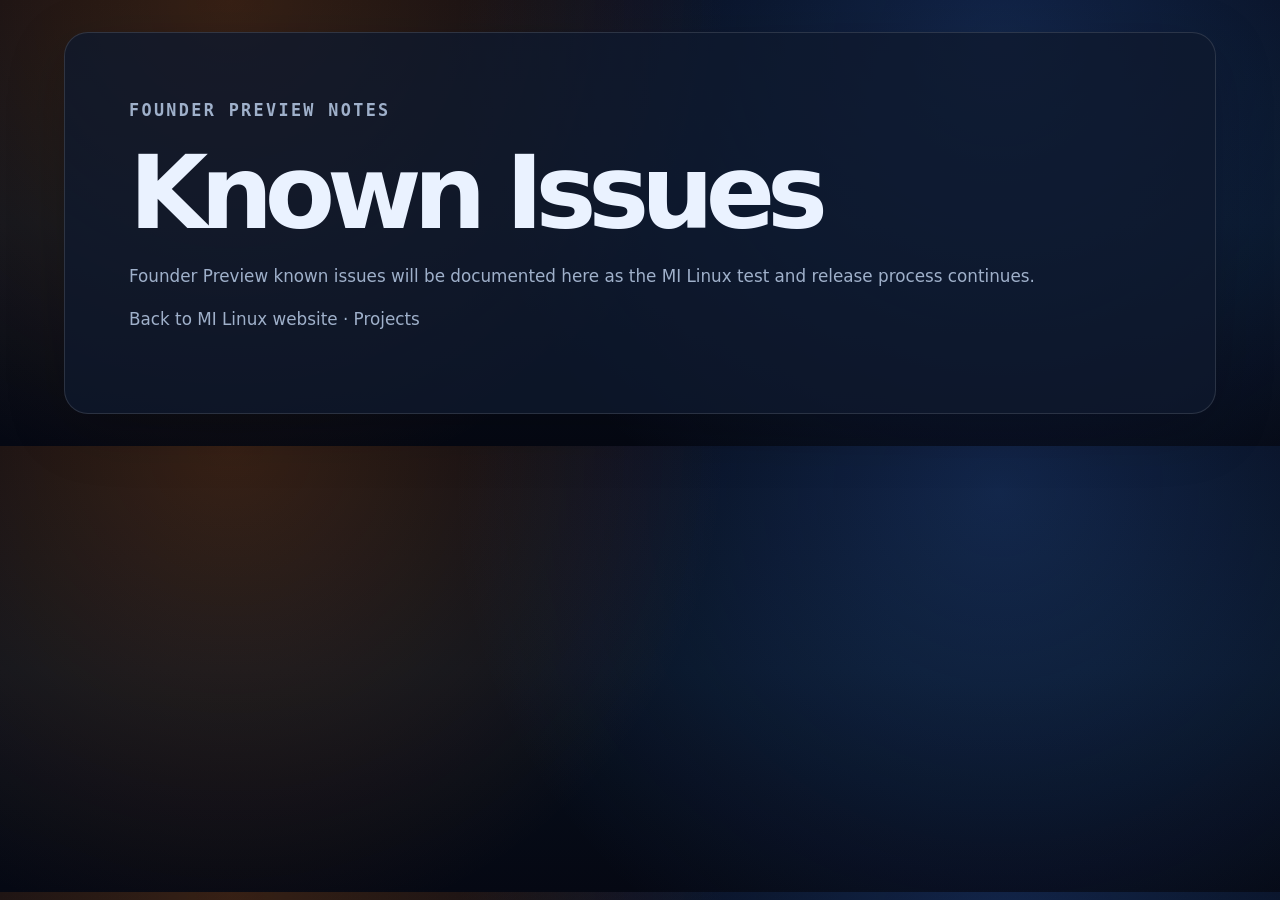
<file: website/known-issues.html>
<!doctype html>
<html lang="en">
<head>
  <meta charset="utf-8">
  <meta name="viewport" content="width=device-width, initial-scale=1">
  <title>MI Linux Known Issues and Founder Preview Notes</title>
  <meta name="description" content="Known issues, preview notes, hardware guidance, and practical cautions for MI Linux Forky Founder Preview from Mann Industries.">
  <meta name="robots" content="index, follow">
  <meta property="og:site_name" content="Mann Industries">
  <meta property="og:type" content="website">
  <meta property="og:title" content="MI Linux Known Issues and Founder Preview Notes">
  <meta property="og:description" content="Known issues, preview notes, hardware guidance, and practical cautions for MI Linux Forky Founder Preview from Mann Industries.">
  <meta property="og:url" content="https://mi-linux.mannindustries.org/known-issues.html">
  <meta property="og:image" content="https://mi-linux.mannindustries.org/assets/mannindustries-logo.png">
  <meta name="twitter:card" content="summary_large_image">
  <meta name="twitter:title" content="MI Linux Known Issues and Founder Preview Notes">
  <meta name="twitter:description" content="Known issues, preview notes, hardware guidance, and practical cautions for MI Linux Forky Founder Preview from Mann Industries.">
  <meta name="twitter:image" content="https://mi-linux.mannindustries.org/assets/mannindustries-logo.png">
  <link rel="stylesheet" href="style.css">
</head>
<body>
  <main class="panel" style="margin-top:2rem">
    <p class="eyebrow">Founder Preview Notes</p>
    <h1>Known Issues</h1>
    <p>Founder Preview known issues will be documented here as the MI Linux test and release process continues.</p>
    <p><a href="index.html">Back to MI Linux website</a> · <a href="projects.html">Projects</a></p>
  </main>
</body>
</html>
</file>
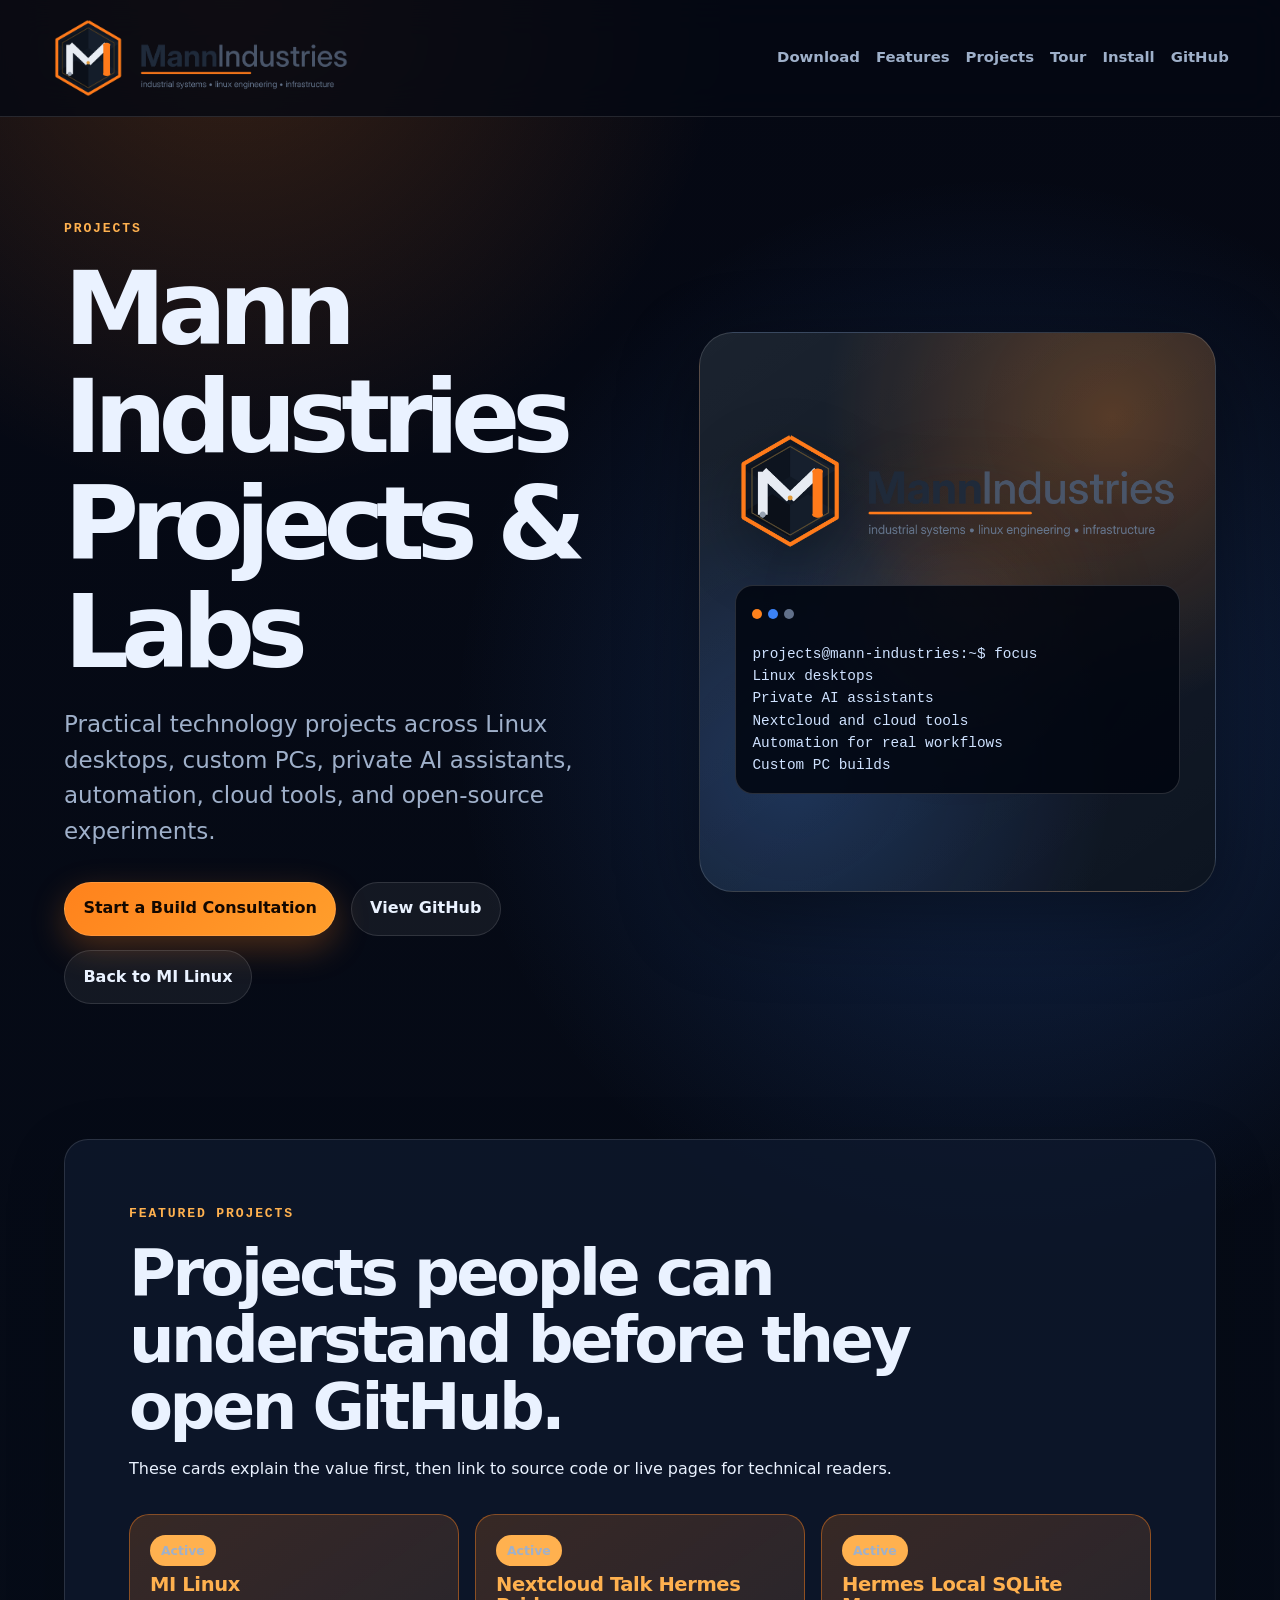
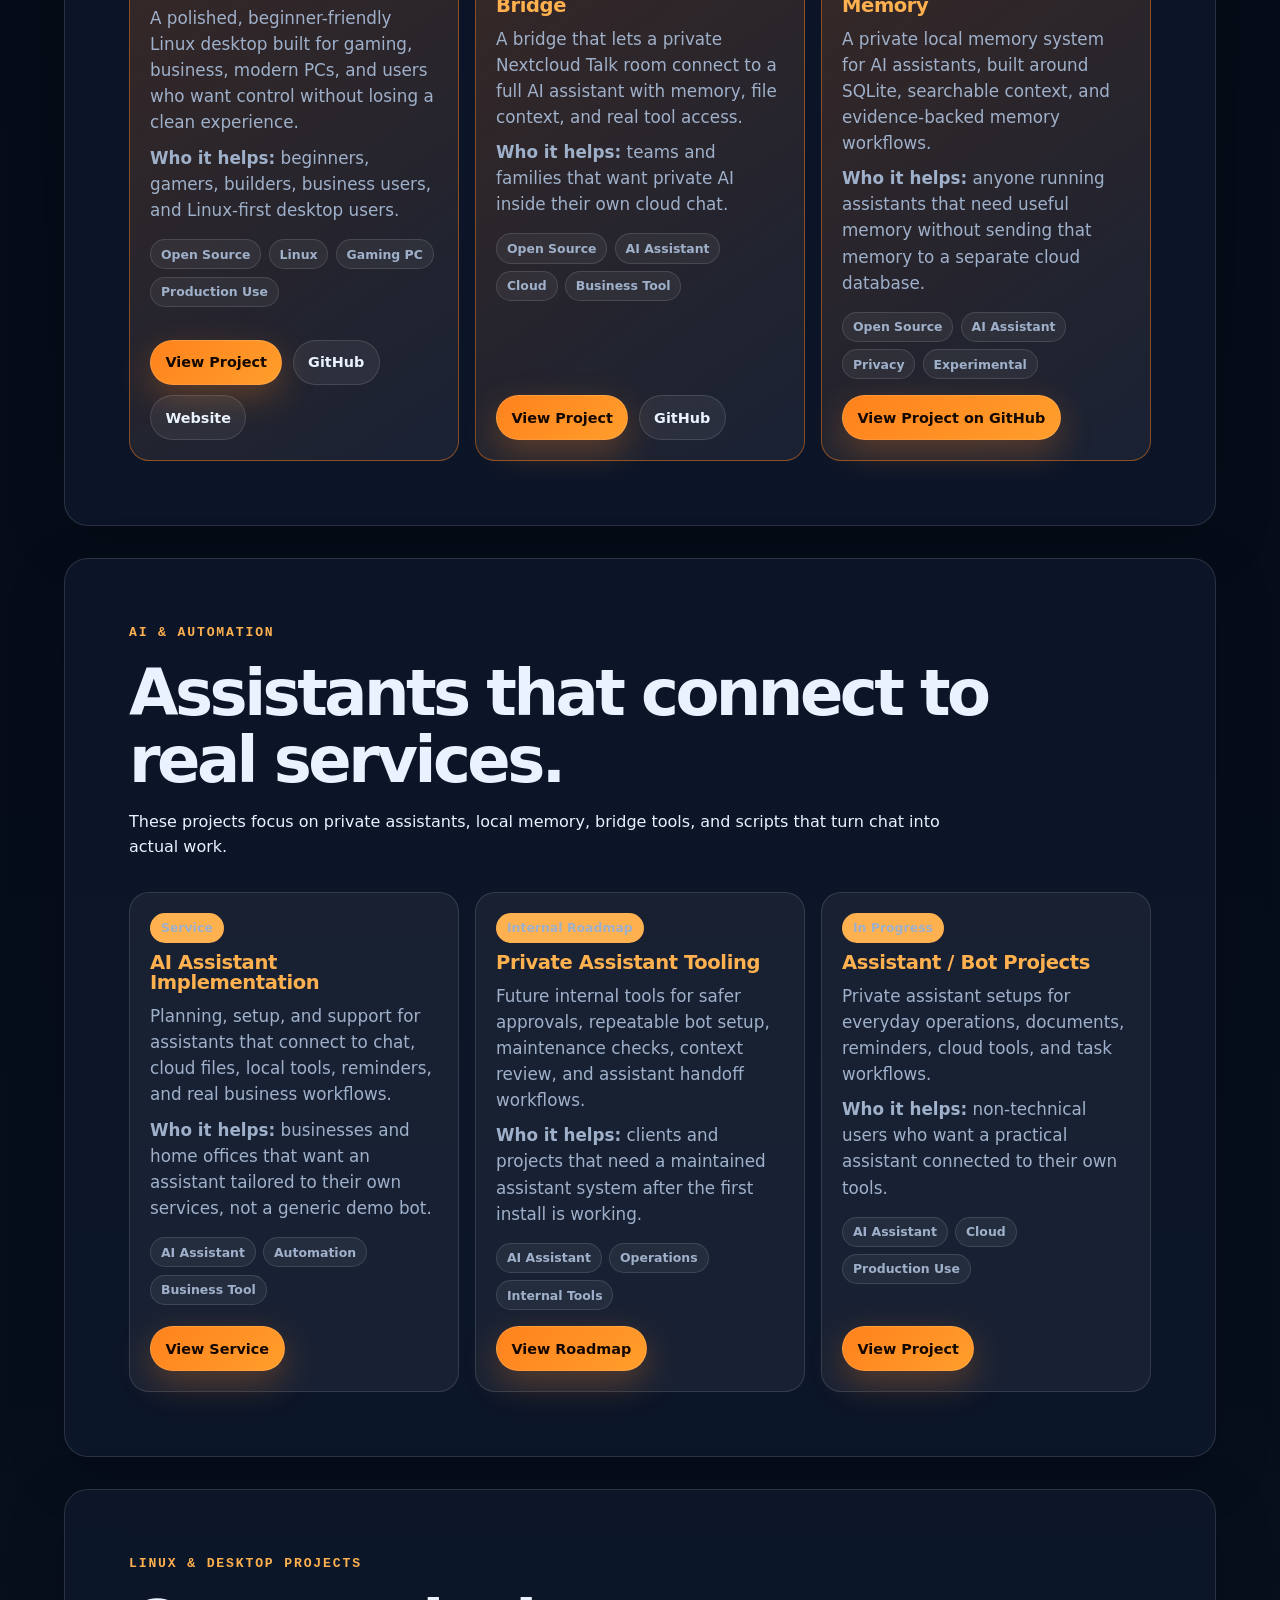
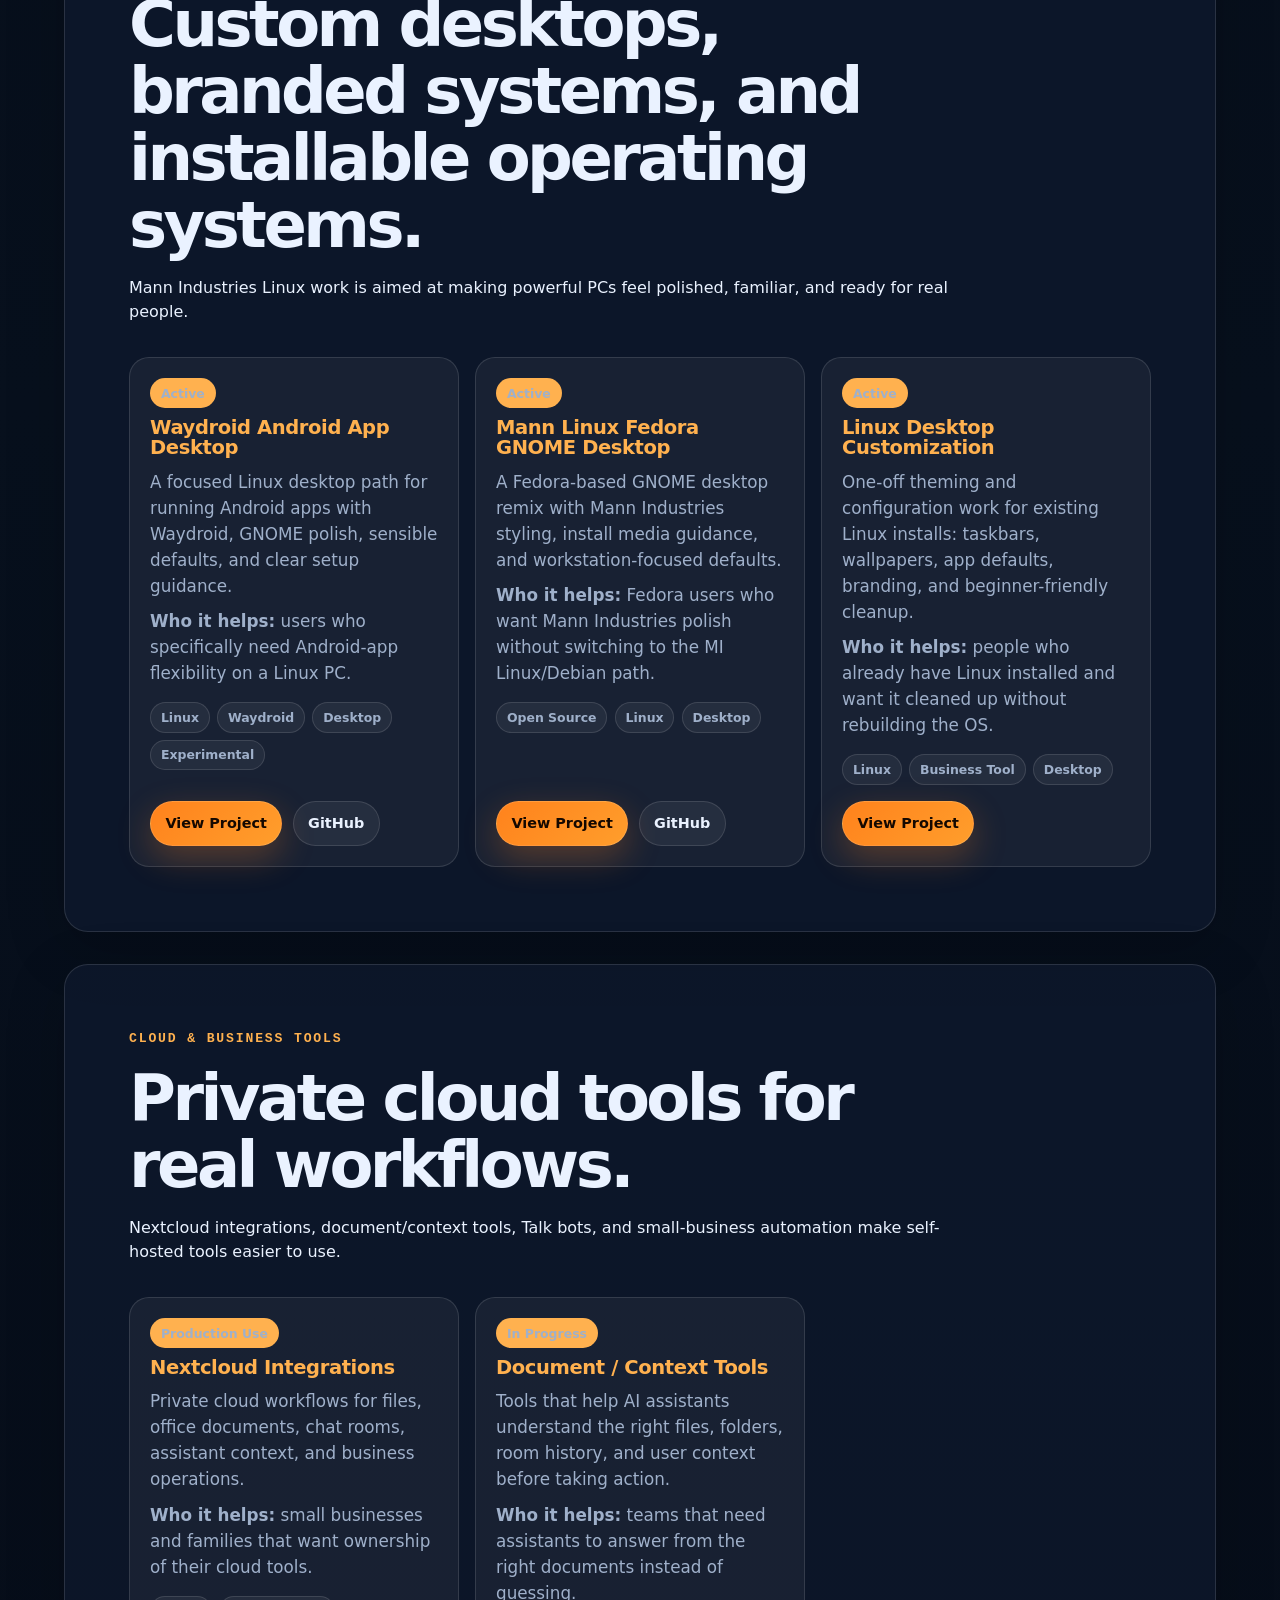
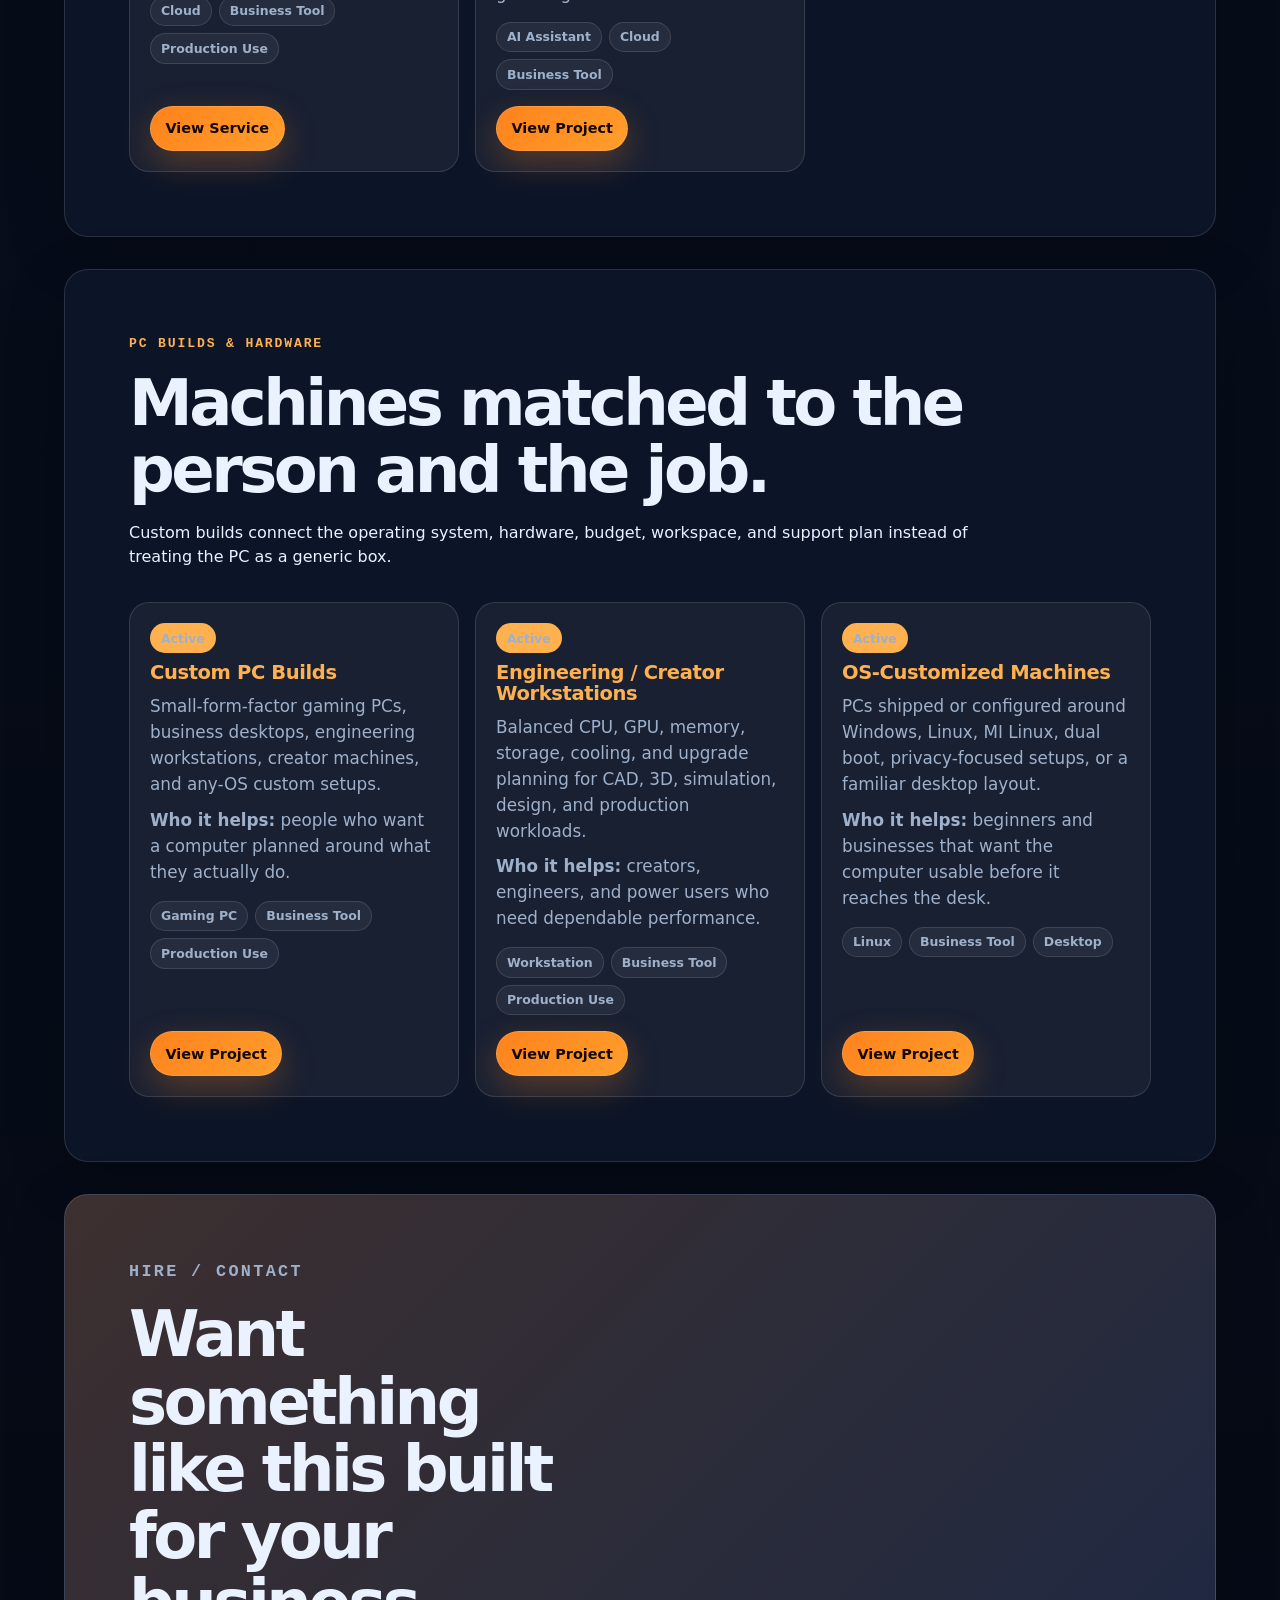
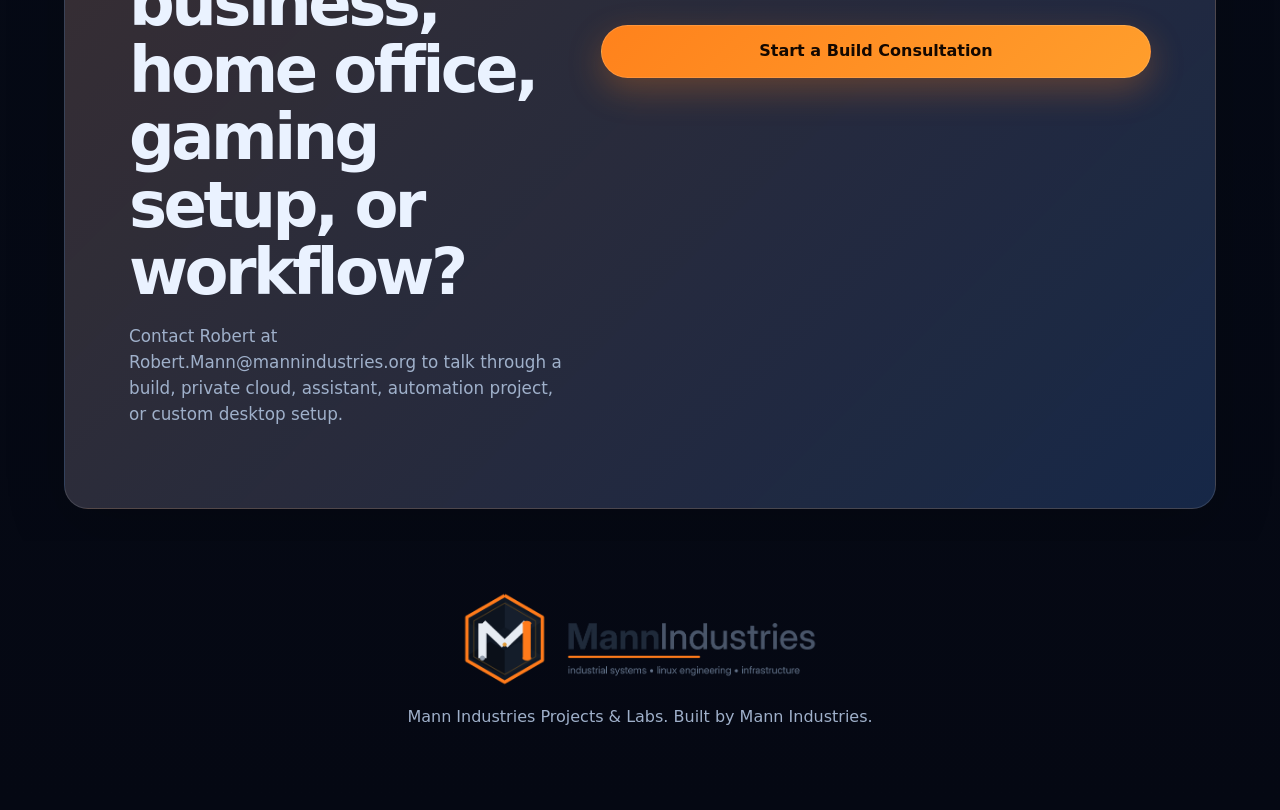
<file: website/projects.html>
<!doctype html>
<html lang="en">
<head>
  <meta charset="utf-8">
  <meta name="viewport" content="width=device-width, initial-scale=1">
  <title>Mann Industries Projects & Labs</title>
  <meta name="description" content="Explore Mann Industries projects and labs: MI Linux, private AI assistants, Nextcloud Talk Hermes Bridge, Hermes Local SQLite Memory, custom Linux desktops, cloud tools, automation, and custom PC builds.">
  <meta name="robots" content="index, follow">
  <meta property="og:site_name" content="Mann Industries">
  <meta property="og:type" content="website">
  <meta property="og:title" content="Mann Industries Projects & Labs">
  <meta property="og:description" content="Customer-friendly project cards for Mann Industries Linux, AI, automation, cloud, and custom PC build work.">
  <meta property="og:url" content="https://mi-linux.mannindustries.org/projects.html">
  <meta property="og:image" content="https://mi-linux.mannindustries.org/assets/mannindustries-logo.png">
  <meta name="twitter:card" content="summary_large_image">
  <meta name="twitter:title" content="Mann Industries Projects & Labs">
  <meta name="twitter:description" content="Explore Mann Industries Linux, AI assistant, cloud automation, and custom PC build projects in plain English.">
  <meta name="twitter:image" content="https://mi-linux.mannindustries.org/assets/mannindustries-logo.png">
  <link rel="stylesheet" href="style.css">
</head>
<body>
  <header class="site-header">
    <a class="brand" href="index.html" aria-label="Mann Industries home">
      <img src="assets/mannindustries-logo.png" alt="Mann Industries logo">
    </a>
    <nav aria-label="Primary navigation">
      <a href="index.html#download">Download</a>
      <a href="index.html#features">Features</a>
      <a href="projects.html">Projects</a>
      <a href="tour.html">Tour</a>
      <a href="install.html">Install</a>
      <a href="https://github.com/robertlmann02">GitHub</a>
    </nav>
  </header>

  <main>
    <section class="hero page-hero">
      <div class="hero-copy">
        <p class="eyebrow">Projects</p>
        <h1>Mann Industries Projects &amp; Labs</h1>
        <p class="lede">Practical technology projects across Linux desktops, custom PCs, private AI assistants, automation, cloud tools, and open-source experiments.</p>
        <div class="hero-actions">
          <a class="button primary" href="mailto:Robert.Mann@mannindustries.org?subject=Build%20Consultation">Start a Build Consultation</a>
          <a class="button secondary" href="https://github.com/robertlmann02">View GitHub</a>
          <a class="button secondary" href="index.html">Back to MI Linux</a>
        </div>
      </div>
      <div class="hero-card" aria-label="Mann Industries project overview card">
        <div class="screen-glow"></div>
        <img class="hero-logo" src="assets/mannindustries-logo.png" alt="Mann Industries logo">
        <div class="terminal-card">
          <span class="dot orange"></span><span class="dot blue"></span><span class="dot gray"></span>
          <pre>projects@mann-industries:~$ focus
Linux desktops
Private AI assistants
Nextcloud and cloud tools
Automation for real workflows
Custom PC builds</pre>
        </div>
      </div>
    </section>

    <section class="features project-category" id="featured-projects">
      <div class="category-intro">
        <p class="eyebrow">Featured projects</p>
        <h2>Projects people can understand before they open GitHub.</h2>
        <p>These cards explain the value first, then link to source code or live pages for technical readers.</p>
      </div>
      <div class="project-grid">
        <article class="project-card featured">
          <div class="project-meta">
            <span class="status">Active</span>
            <h3>MI Linux</h3>
            <p>A polished, beginner-friendly Linux desktop built for gaming, business, modern PCs, and users who want control without losing a clean experience.</p>
            <p><strong>Who it helps:</strong> beginners, gamers, builders, business users, and Linux-first desktop users.</p>
          </div>
          <div class="badge-row"><span class="badge">Open Source</span><span class="badge">Linux</span><span class="badge">Gaming PC</span><span class="badge">Production Use</span></div>
          <div class="project-actions"><a class="button primary" href="index.html">View Project</a><a class="button secondary" href="https://github.com/robertlmann02/mi-linux">GitHub</a><a class="button secondary" href="https://mi-linux.mannindustries.org/">Website</a></div>
        </article>
        <article class="project-card featured">
          <div class="project-meta">
            <span class="status">Active</span>
            <h3>Nextcloud Talk Hermes Bridge</h3>
            <p>A bridge that lets a private Nextcloud Talk room connect to a full AI assistant with memory, file context, and real tool access.</p>
            <p><strong>Who it helps:</strong> teams and families that want private AI inside their own cloud chat.</p>
          </div>
          <div class="badge-row"><span class="badge">Open Source</span><span class="badge">AI Assistant</span><span class="badge">Cloud</span><span class="badge">Business Tool</span></div>
          <div class="project-actions"><a class="button primary" href="https://apps.nextcloud.com/apps/hermes_talk_bridge">View Project</a><a class="button secondary" href="https://github.com/robertlmann02/nextcloud-talk-hermes-bridge">GitHub</a></div>
        </article>
        <article class="project-card featured">
          <div class="project-meta">
            <span class="status">Active</span>
            <h3>Hermes Local SQLite Memory</h3>
            <p>A private local memory system for AI assistants, built around SQLite, searchable context, and evidence-backed memory workflows.</p>
            <p><strong>Who it helps:</strong> anyone running assistants that need useful memory without sending that memory to a separate cloud database.</p>
          </div>
          <div class="badge-row"><span class="badge">Open Source</span><span class="badge">AI Assistant</span><span class="badge">Privacy</span><span class="badge">Experimental</span></div>
          <div class="project-actions"><a class="button primary" href="https://github.com/robertlmann02/hermes-local-sqlite-memory">View Project on GitHub</a></div>
        </article>
      </div>
    </section>

    <section class="features project-category" id="ai-automation">
      <div class="category-intro">
        <p class="eyebrow">AI &amp; automation</p>
        <h2>Assistants that connect to real services.</h2>
        <p>These projects focus on private assistants, local memory, bridge tools, and scripts that turn chat into actual work.</p>
      </div>
      <div class="project-grid">
        <article class="project-card">
          <div class="project-meta">
            <span class="status">Service</span>
            <h3>AI Assistant Implementation</h3>
            <p>Planning, setup, and support for assistants that connect to chat, cloud files, local tools, reminders, and real business workflows.</p>
            <p><strong>Who it helps:</strong> businesses and home offices that want an assistant tailored to their own services, not a generic demo bot.</p>
          </div>
          <div class="badge-row"><span class="badge">AI Assistant</span><span class="badge">Automation</span><span class="badge">Business Tool</span></div>
          <div class="project-actions"><a class="button primary" href="mailto:Robert.Mann@mannindustries.org?subject=AI%20Assistant%20Implementation">View Service</a></div>
        </article>
        <article class="project-card">
          <div class="project-meta">
            <span class="status">Internal Roadmap</span>
            <h3>Private Assistant Tooling</h3>
            <p>Future internal tools for safer approvals, repeatable bot setup, maintenance checks, context review, and assistant handoff workflows.</p>
            <p><strong>Who it helps:</strong> clients and projects that need a maintained assistant system after the first install is working.</p>
          </div>
          <div class="badge-row"><span class="badge">AI Assistant</span><span class="badge">Operations</span><span class="badge">Internal Tools</span></div>
          <div class="project-actions"><a class="button primary" href="mailto:Robert.Mann@mannindustries.org?subject=Private%20Assistant%20Tooling">View Roadmap</a></div>
        </article>
        <article class="project-card">
          <div class="project-meta">
            <span class="status">In Progress</span>
            <h3>Assistant / Bot Projects</h3>
            <p>Private assistant setups for everyday operations, documents, reminders, cloud tools, and task workflows.</p>
            <p><strong>Who it helps:</strong> non-technical users who want a practical assistant connected to their own tools.</p>
          </div>
          <div class="badge-row"><span class="badge">AI Assistant</span><span class="badge">Cloud</span><span class="badge">Production Use</span></div>
          <div class="project-actions"><a class="button primary" href="mailto:Robert.Mann@mannindustries.org?subject=Private%20AI%20Assistant%20Project">View Project</a></div>
        </article>
      </div>
    </section>

    <section class="features project-category" id="linux-desktop">
      <div class="category-intro">
        <p class="eyebrow">Linux &amp; desktop projects</p>
        <h2>Custom desktops, branded systems, and installable operating systems.</h2>
        <p>Mann Industries Linux work is aimed at making powerful PCs feel polished, familiar, and ready for real people.</p>
      </div>
      <div class="project-grid">
        <article class="project-card">
          <div class="project-meta">
            <span class="status">Active</span>
            <h3>Waydroid Android App Desktop</h3>
            <p>A focused Linux desktop path for running Android apps with Waydroid, GNOME polish, sensible defaults, and clear setup guidance.</p>
            <p><strong>Who it helps:</strong> users who specifically need Android-app flexibility on a Linux PC.</p>
          </div>
          <div class="badge-row"><span class="badge">Linux</span><span class="badge">Waydroid</span><span class="badge">Desktop</span><span class="badge">Experimental</span></div>
          <div class="project-actions"><a class="button primary" href="https://github.com/robertlmann02">View Project</a><a class="button secondary" href="https://github.com/robertlmann02">GitHub</a></div>
        </article>
        <article class="project-card">
          <div class="project-meta">
            <span class="status">Active</span>
            <h3>Mann Linux Fedora GNOME Desktop</h3>
            <p>A Fedora-based GNOME desktop remix with Mann Industries styling, install media guidance, and workstation-focused defaults.</p>
            <p><strong>Who it helps:</strong> Fedora users who want Mann Industries polish without switching to the MI Linux/Debian path.</p>
          </div>
          <div class="badge-row"><span class="badge">Open Source</span><span class="badge">Linux</span><span class="badge">Desktop</span></div>
          <div class="project-actions"><a class="button primary" href="https://github.com/robertlmann02/mann-linux-fedora-gnome-desktop">View Project</a><a class="button secondary" href="https://github.com/robertlmann02/mann-linux-fedora-gnome-desktop">GitHub</a></div>
        </article>
        <article class="project-card">
          <div class="project-meta">
            <span class="status">Active</span>
            <h3>Linux Desktop Customization</h3>
            <p>One-off theming and configuration work for existing Linux installs: taskbars, wallpapers, app defaults, branding, and beginner-friendly cleanup.</p>
            <p><strong>Who it helps:</strong> people who already have Linux installed and want it cleaned up without rebuilding the OS.</p>
          </div>
          <div class="badge-row"><span class="badge">Linux</span><span class="badge">Business Tool</span><span class="badge">Desktop</span></div>
          <div class="project-actions"><a class="button primary" href="mailto:Robert.Mann@mannindustries.org?subject=Linux%20Desktop%20Customization">View Project</a></div>
        </article>
      </div>
    </section>

    <section class="features project-category" id="cloud-business-tools">
      <div class="category-intro">
        <p class="eyebrow">Cloud &amp; business tools</p>
        <h2>Private cloud tools for real workflows.</h2>
        <p>Nextcloud integrations, document/context tools, Talk bots, and small-business automation make self-hosted tools easier to use.</p>
      </div>
      <div class="project-grid">
        <article class="project-card">
          <div class="project-meta">
            <span class="status">Production Use</span>
            <h3>Nextcloud Integrations</h3>
            <p>Private cloud workflows for files, office documents, chat rooms, assistant context, and business operations.</p>
            <p><strong>Who it helps:</strong> small businesses and families that want ownership of their cloud tools.</p>
          </div>
          <div class="badge-row"><span class="badge">Cloud</span><span class="badge">Business Tool</span><span class="badge">Production Use</span></div>
          <div class="project-actions"><a class="button primary" href="mailto:Robert.Mann@mannindustries.org?subject=Nextcloud%20Integration%20Project">View Service</a></div>
        </article>
        <article class="project-card">
          <div class="project-meta">
            <span class="status">In Progress</span>
            <h3>Document / Context Tools</h3>
            <p>Tools that help AI assistants understand the right files, folders, room history, and user context before taking action.</p>
            <p><strong>Who it helps:</strong> teams that need assistants to answer from the right documents instead of guessing.</p>
          </div>
          <div class="badge-row"><span class="badge">AI Assistant</span><span class="badge">Cloud</span><span class="badge">Business Tool</span></div>
          <div class="project-actions"><a class="button primary" href="mailto:Robert.Mann@mannindustries.org?subject=Document%20Context%20Tools">View Project</a></div>
        </article>
      </div>
    </section>

    <section class="features project-category" id="pc-builds-hardware">
      <div class="category-intro">
        <p class="eyebrow">PC builds &amp; hardware</p>
        <h2>Machines matched to the person and the job.</h2>
        <p>Custom builds connect the operating system, hardware, budget, workspace, and support plan instead of treating the PC as a generic box.</p>
      </div>
      <div class="project-grid">
        <article class="project-card">
          <div class="project-meta">
            <span class="status">Active</span>
            <h3>Custom PC Builds</h3>
            <p>Small-form-factor gaming PCs, business desktops, engineering workstations, creator machines, and any-OS custom setups.</p>
            <p><strong>Who it helps:</strong> people who want a computer planned around what they actually do.</p>
          </div>
          <div class="badge-row"><span class="badge">Gaming PC</span><span class="badge">Business Tool</span><span class="badge">Production Use</span></div>
          <div class="project-actions"><a class="button primary" href="mailto:Robert.Mann@mannindustries.org?subject=Custom%20PC%20Build%20Consultation">View Project</a></div>
        </article>
        <article class="project-card">
          <div class="project-meta">
            <span class="status">Active</span>
            <h3>Engineering / Creator Workstations</h3>
            <p>Balanced CPU, GPU, memory, storage, cooling, and upgrade planning for CAD, 3D, simulation, design, and production workloads.</p>
            <p><strong>Who it helps:</strong> creators, engineers, and power users who need dependable performance.</p>
          </div>
          <div class="badge-row"><span class="badge">Workstation</span><span class="badge">Business Tool</span><span class="badge">Production Use</span></div>
          <div class="project-actions"><a class="button primary" href="mailto:Robert.Mann@mannindustries.org?subject=Workstation%20Build%20Consultation">View Project</a></div>
        </article>
        <article class="project-card">
          <div class="project-meta">
            <span class="status">Active</span>
            <h3>OS-Customized Machines</h3>
            <p>PCs shipped or configured around Windows, Linux, MI Linux, dual boot, privacy-focused setups, or a familiar desktop layout.</p>
            <p><strong>Who it helps:</strong> beginners and businesses that want the computer usable before it reaches the desk.</p>
          </div>
          <div class="badge-row"><span class="badge">Linux</span><span class="badge">Business Tool</span><span class="badge">Desktop</span></div>
          <div class="project-actions"><a class="button primary" href="mailto:Robert.Mann@mannindustries.org?subject=OS-Customized%20PC%20Consultation">View Project</a></div>
        </article>
      </div>
    </section>

    <section class="source-band contact-band">
      <div>
        <p class="eyebrow">Hire / contact</p>
        <h2>Want something like this built for your business, home office, gaming setup, or workflow?</h2>
        <p>Contact Robert at <a href="mailto:Robert.Mann@mannindustries.org">Robert.Mann@mannindustries.org</a> to talk through a build, private cloud, assistant, automation project, or custom desktop setup.</p>
      </div>
      <a class="button primary" href="mailto:Robert.Mann@mannindustries.org?subject=Build%20Consultation">Start a Build Consultation</a>
    </section>
  </main>

  <footer>
    <img src="assets/mannindustries-logo.png" alt="Mann Industries logo">
    <p>Mann Industries Projects &amp; Labs. Built by Mann Industries.</p>
  </footer>
</body>
</html>
</file>
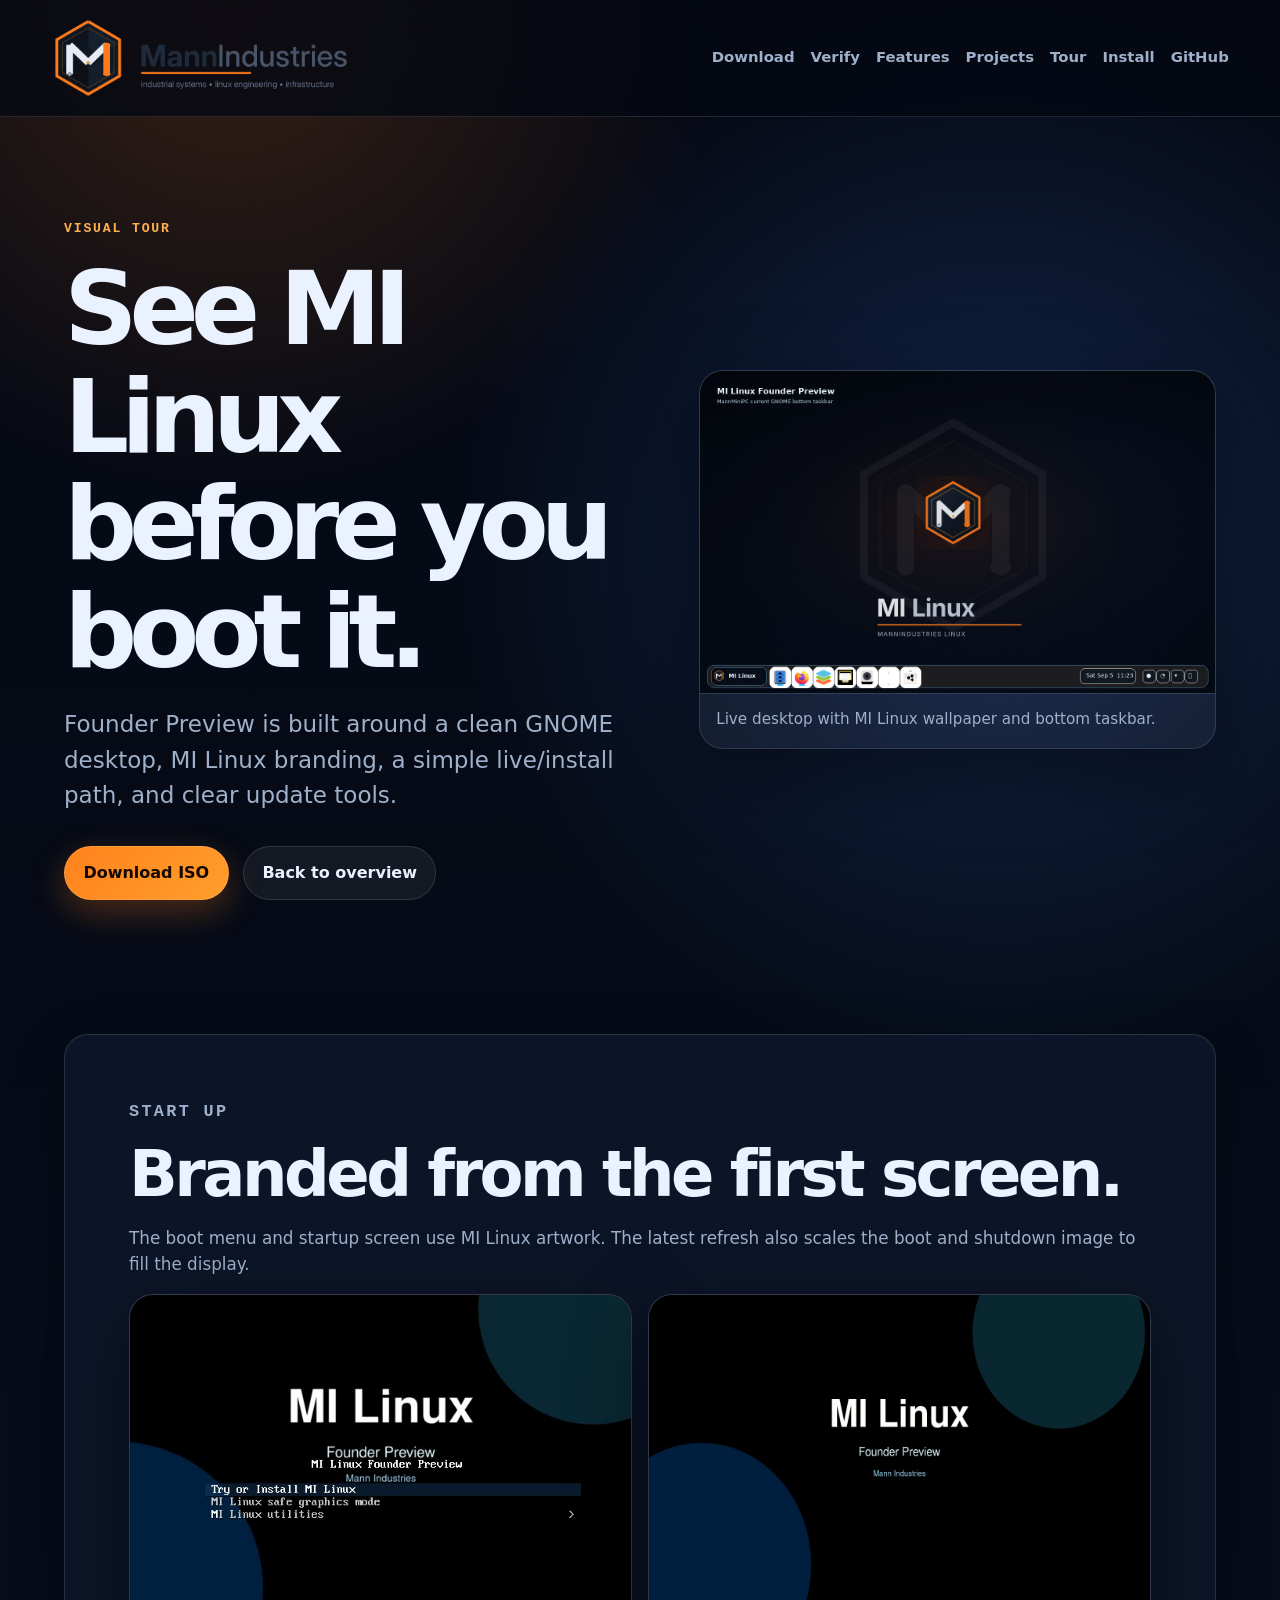
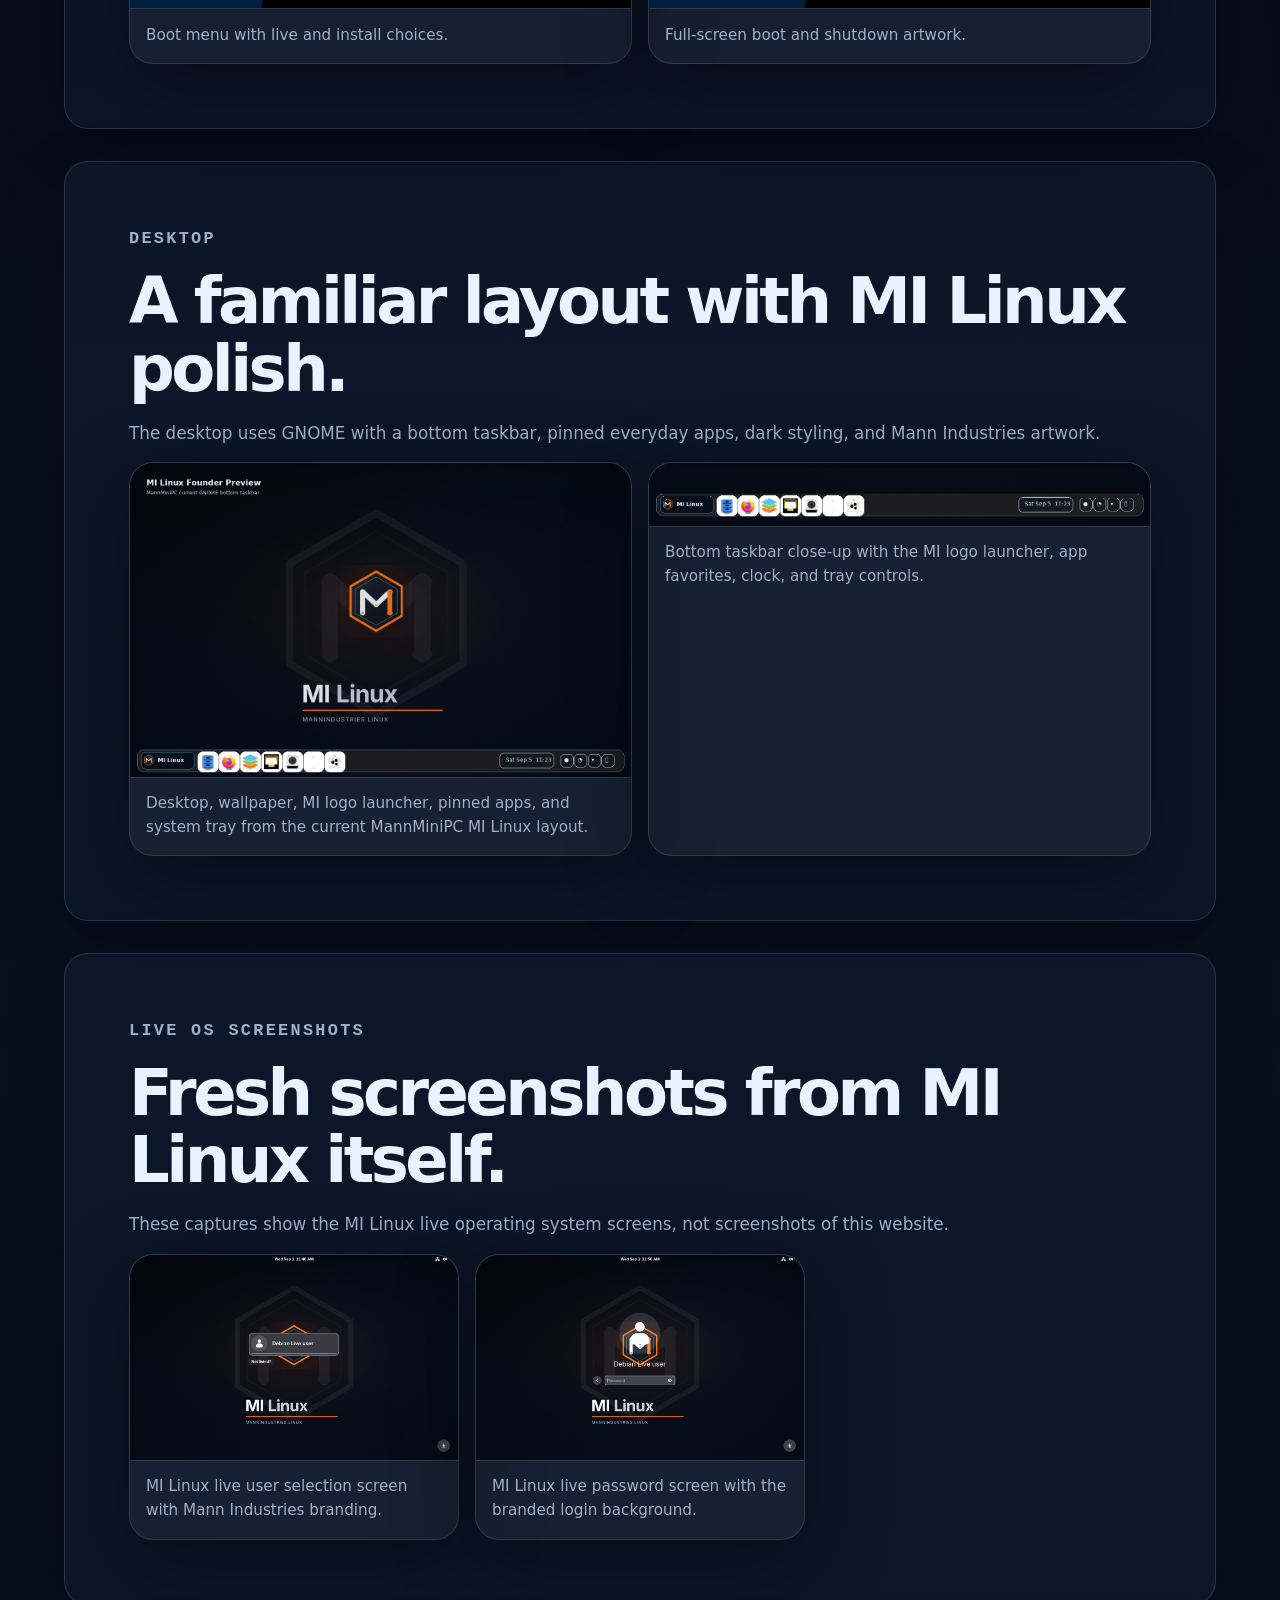
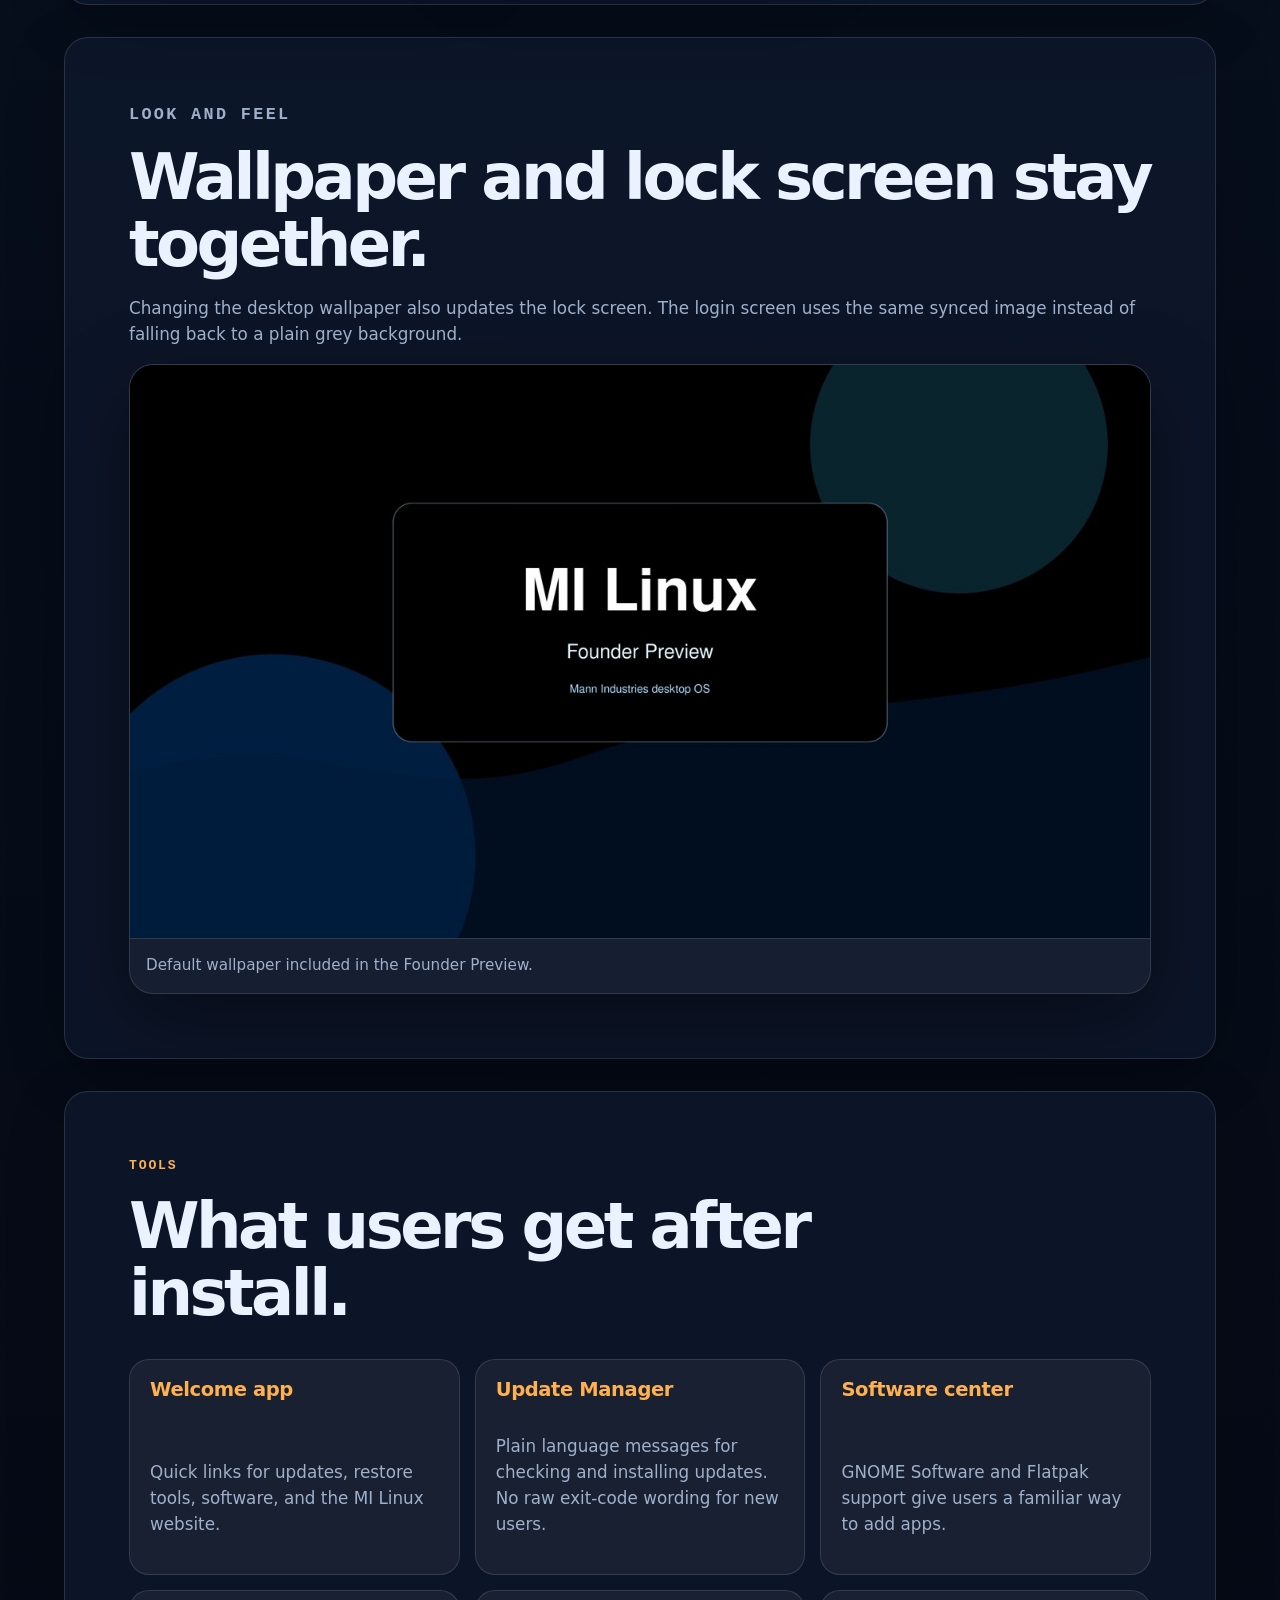
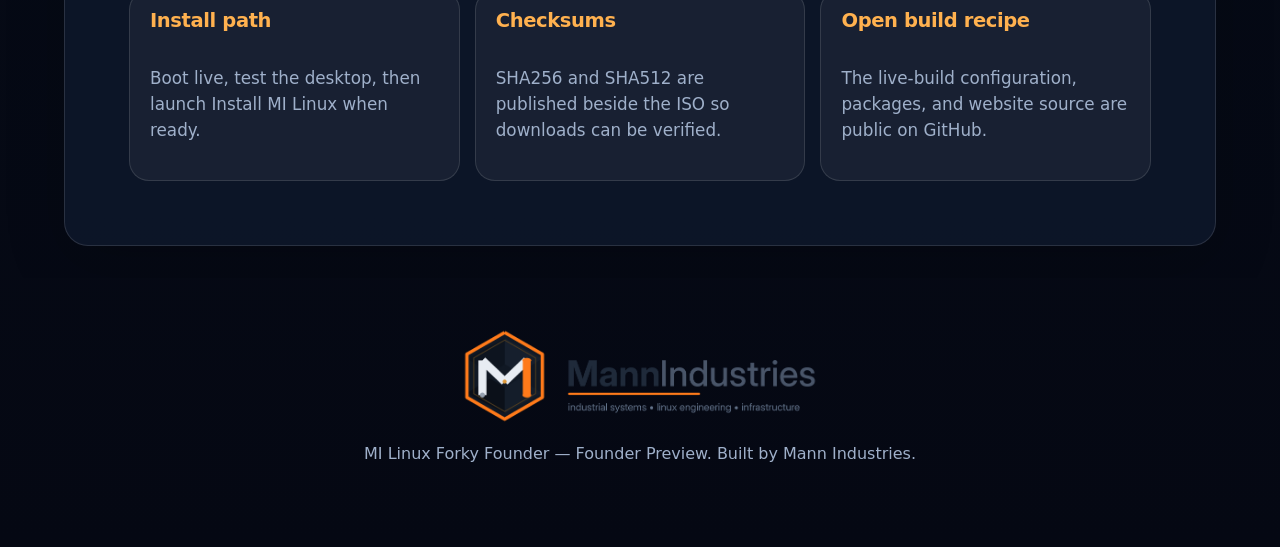
<file: website/tour.html>
<!doctype html>
<html lang="en">
<head>
  <meta charset="utf-8">
  <meta name="viewport" content="width=device-width, initial-scale=1">
  <title>MI Linux Screenshot Tour — GNOME Desktop Preview</title>
  <meta name="description" content="See MI Linux screenshots covering the boot screen, GNOME desktop, Mann Industries branding, wallpapers, welcome app, update tools, installer, and desktop layout.">

  <meta name="robots" content="index, follow">
  <meta property="og:site_name" content="Mann Industries">
  <meta property="og:type" content="website">
  <meta property="og:title" content="MI Linux Screenshot Tour — GNOME Desktop Preview">
  <meta property="og:description" content="See MI Linux screenshots covering the boot screen, GNOME desktop, Mann Industries branding, wallpapers, welcome app, update tools, installer, and desktop layout.">
  <meta property="og:url" content="https://mi-linux.mannindustries.org/tour.html">
  <meta property="og:image" content="https://mi-linux.mannindustries.org/assets/tour/desktop-mannmini-current.jpg">
  <meta name="twitter:card" content="summary_large_image">
  <meta name="twitter:title" content="MI Linux Screenshot Tour — GNOME Desktop Preview">
  <meta name="twitter:description" content="See MI Linux screenshots covering the boot screen, GNOME desktop, Mann Industries branding, wallpapers, welcome app, update tools, installer, and desktop layout.">
  <meta name="twitter:image" content="https://mi-linux.mannindustries.org/assets/tour/desktop-mannmini-current.jpg">
  <link rel="stylesheet" href="style.css">
</head>
<body>
  <header class="site-header">
    <a class="brand" href="index.html" aria-label="MI Linux home">
      <img src="assets/mannindustries-logo.png" alt="Mann Industries logo">
    </a>
    <nav aria-label="Primary navigation">
      <a href="index.html#download">Download</a>
      <a href="index.html#verify">Verify</a>
      <a href="index.html#features">Features</a>
      <a href="projects.html">Projects</a>
      <a href="tour.html">Tour</a>
      <a href="install.html">Install</a>
      <a href="https://github.com/robertlmann02/mi-linux">GitHub</a>
    </nav>
  </header>

  <main>
    <section class="hero tour-hero">
      <div class="hero-copy">
        <p class="eyebrow">Visual tour</p>
        <h1>See MI Linux before you boot it.</h1>
        <p class="lede">Founder Preview is built around a clean GNOME desktop, MI Linux branding, a simple live/install path, and clear update tools.</p>
        <div class="hero-actions">
          <a class="button primary" href="https://mi-linux.mannindustries.org/downloads/founder-preview/mi-linux-forky-founder-amd64.iso">Download ISO</a>
          <a class="button secondary" href="index.html">Back to overview</a>
        </div>
      </div>
      <figure class="tour-shot hero-shot">
        <img src="assets/tour/desktop-mannmini-current.jpg" alt="MI Linux desktop with MI logo launcher, bottom taskbar, and dark branded wallpaper">
        <figcaption>Live desktop with MI Linux wallpaper and bottom taskbar.</figcaption>
      </figure>
    </section>

    <section class="panel tour-section">
      <div>
        <p class="eyebrow">Start up</p>
        <h2>Branded from the first screen.</h2>
        <p>The boot menu and startup screen use MI Linux artwork. The latest refresh also scales the boot and shutdown image to fill the display.</p>
      </div>
      <div class="tour-grid two">
        <figure class="tour-shot">
          <img src="assets/tour/boot-menu.jpg" alt="MI Linux boot menu with Try or Install option">
          <figcaption>Boot menu with live and install choices.</figcaption>
        </figure>
        <figure class="tour-shot">
          <img src="assets/tour/boot-splash.jpg" alt="MI Linux full-screen boot splash">
          <figcaption>Full-screen boot and shutdown artwork.</figcaption>
        </figure>
      </div>
    </section>

    <section class="panel tour-section">
      <div>
        <p class="eyebrow">Desktop</p>
        <h2>A familiar layout with MI Linux polish.</h2>
        <p>The desktop uses GNOME with a bottom taskbar, pinned everyday apps, dark styling, and Mann Industries artwork.</p>
      </div>
      <div class="tour-grid two desktop-tour-grid">
        <figure class="tour-shot">
          <img src="assets/tour/desktop-mannmini-current.jpg" alt="MI Linux GNOME desktop with MI logo launcher and bottom taskbar">
          <figcaption>Desktop, wallpaper, MI logo launcher, pinned apps, and system tray from the current MannMiniPC MI Linux layout.</figcaption>
        </figure>
        <figure class="tour-shot taskbar-detail">
          <img src="assets/tour/taskbar-mannmini-current.png" alt="MI Linux bottom taskbar close-up with MI logo launcher, pinned apps and system tray">
          <figcaption>Bottom taskbar close-up with the MI logo launcher, app favorites, clock, and tray controls.</figcaption>
        </figure>
      </div>
    </section>

    <section class="panel tour-section">
      <div>
        <p class="eyebrow">Live OS screenshots</p>
        <h2>Fresh screenshots from MI Linux itself.</h2>
        <p>These captures show the MI Linux live operating system screens, not screenshots of this website.</p>
      </div>
      <div class="os-shot-grid">
        <figure class="tour-shot">
          <img src="assets/tour/live-user-select.png" alt="MI Linux live OS user selection screen">
          <figcaption>MI Linux live user selection screen with Mann Industries branding.</figcaption>
        </figure>
        <figure class="tour-shot">
          <img src="assets/tour/live-password-screen.png" alt="MI Linux live OS password prompt">
          <figcaption>MI Linux live password screen with the branded login background.</figcaption>
        </figure>
      </div>
    </section>

    <section class="panel tour-section">
      <div>
        <p class="eyebrow">Look and feel</p>
        <h2>Wallpaper and lock screen stay together.</h2>
        <p>Changing the desktop wallpaper also updates the lock screen. The login screen uses the same synced image instead of falling back to a plain grey background.</p>
      </div>
      <figure class="tour-shot wide">
        <img src="assets/tour/wallpaper.jpg" alt="MI Linux default wallpaper artwork">
        <figcaption>Default wallpaper included in the Founder Preview.</figcaption>
      </figure>
    </section>

    <section class="features tour-cards">
      <div class="section-heading">
        <p class="eyebrow">Tools</p>
        <h2>What users get after install.</h2>
      </div>
      <div class="feature-grid">
        <article><h3>Welcome app</h3><p>Quick links for updates, restore tools, software, and the MI Linux website.</p></article>
        <article><h3>Update Manager</h3><p>Plain language messages for checking and installing updates. No raw exit-code wording for new users.</p></article>
        <article><h3>Software center</h3><p>GNOME Software and Flatpak support give users a familiar way to add apps.</p></article>
        <article><h3>Install path</h3><p>Boot live, test the desktop, then launch Install MI Linux when ready.</p></article>
        <article><h3>Checksums</h3><p>SHA256 and SHA512 are published beside the ISO so downloads can be verified.</p></article>
        <article><h3>Open build recipe</h3><p>The live-build configuration, packages, and website source are public on GitHub.</p></article>
      </div>
    </section>
  </main>

  <footer>
    <img src="assets/mannindustries-logo.png" alt="Mann Industries logo">
    <p>MI Linux Forky Founder — Founder Preview. Built by Mann Industries.</p>
  </footer>
</body>
</html>
</file>
<file: website/style.css>
:root {
  --bg: #050813;
  --bg-2: #0b1222;
  --panel: rgba(15, 25, 45, 0.78);
  --panel-strong: rgba(20, 31, 54, 0.94);
  --text: #eaf2ff;
  --muted: #9fb0ca;
  --faint: #61708a;
  --orange: #ff821c;
  --orange-2: #ffb14f;
  --blue: #3b82f6;
  --line: rgba(255,255,255,0.12);
  --shadow: 0 24px 80px rgba(0,0,0,0.42);
  --radius: 24px;
  color-scheme: dark;
}
* { box-sizing: border-box; }
html { scroll-behavior: smooth; }
body {
  margin: 0;
  font-family: Inter, ui-sans-serif, system-ui, -apple-system, BlinkMacSystemFont, "Segoe UI", sans-serif;
  color: var(--text);
  background:
    radial-gradient(circle at 18% 0%, rgba(255,130,28,0.20), transparent 31rem),
    radial-gradient(circle at 78% 10%, rgba(59,130,246,0.24), transparent 34rem),
    linear-gradient(180deg, #050813 0%, #07101d 50%, #050813 100%);
  line-height: 1.55;
}
a { color: inherit; text-decoration: none; }
.site-header {
  position: sticky;
  top: 0;
  z-index: 20;
  display: flex;
  justify-content: space-between;
  align-items: center;
  gap: 1.5rem;
  padding: 1rem clamp(1rem, 4vw, 4rem);
  background: rgba(5, 8, 19, 0.78);
  backdrop-filter: blur(18px);
  border-bottom: 1px solid var(--line);
}
.brand img { width: min(300px, 48vw); height: auto; display: block; }
nav { display: flex; gap: 1rem; flex-wrap: wrap; justify-content: flex-end; }
nav a { color: var(--muted); font-weight: 700; font-size: .93rem; }
nav a:hover { color: var(--orange-2); }
main { overflow: hidden; }
.hero {
  min-height: 760px;
  display: grid;
  grid-template-columns: minmax(0, 1.05fr) minmax(320px, .95fr);
  gap: clamp(2rem, 5vw, 5rem);
  align-items: center;
  padding: clamp(4rem, 8vw, 8rem) clamp(1rem, 5vw, 5rem);
}
.eyebrow {
  margin: 0 0 1rem;
  color: var(--orange-2);
  font-family: ui-monospace, SFMono-Regular, Menlo, Consolas, monospace;
  text-transform: uppercase;
  letter-spacing: .14em;
  font-size: .82rem;
  font-weight: 800;
}
h1, h2, h3 { margin: 0; line-height: 1.05; }
h1 {
  font-size: clamp(3.4rem, 8vw, 7.6rem);
  letter-spacing: -0.08em;
  max-width: 900px;
}
h2 { font-size: clamp(2.2rem, 5vw, 4.7rem); letter-spacing: -0.055em; }
h3 { font-size: 1.22rem; letter-spacing: -0.02em; }
.lede {
  color: var(--muted);
  font-size: clamp(1.1rem, 1.8vw, 1.45rem);
  max-width: 780px;
  margin: 1.35rem 0 2rem;
}
.hero-actions, .link-row { display: flex; gap: .9rem; flex-wrap: wrap; align-items: center; }
.button {
  display: inline-flex;
  align-items: center;
  justify-content: center;
  min-height: 50px;
  padding: .85rem 1.15rem;
  border-radius: 999px;
  font-weight: 900;
  border: 1px solid var(--line);
}
.button.primary { background: linear-gradient(135deg, var(--orange), #ff9e2c); color: #140800; box-shadow: 0 12px 34px rgba(255,130,28,.28); }
.button.secondary { background: rgba(255,255,255,.06); color: var(--text); }
.release-facts {
  display: grid;
  grid-template-columns: repeat(2, minmax(0, 1fr));
  gap: .85rem;
  max-width: 720px;
  margin: 2.4rem 0 0;
}
.release-facts div {
  padding: 1rem;
  border: 1px solid var(--line);
  border-radius: 18px;
  background: rgba(255,255,255,.045);
}
dt { color: var(--faint); font-size: .75rem; text-transform: uppercase; letter-spacing: .12em; font-weight: 900; }
dd { margin: .25rem 0 0; color: var(--text); font-weight: 800; }
.hero-card {
  min-height: 560px;
  position: relative;
  border: 1px solid rgba(255,255,255,.14);
  border-radius: 34px;
  background:
    linear-gradient(145deg, rgba(255,255,255,.08), rgba(255,255,255,.02)),
    radial-gradient(circle at 80% 15%, rgba(255,130,28,.28), transparent 18rem),
    radial-gradient(circle at 18% 78%, rgba(59,130,246,.24), transparent 20rem),
    #08101d;
  box-shadow: var(--shadow);
  overflow: hidden;
  padding: clamp(1.2rem, 3vw, 2.2rem);
  display: flex;
  flex-direction: column;
  justify-content: center;
}
.screen-glow { position: absolute; inset: 10%; background: radial-gradient(circle, rgba(255,130,28,.15), transparent 55%); filter: blur(30px); }
.hero-logo { position: relative; width: 100%; max-width: 620px; margin: 0 auto 2rem; filter: drop-shadow(0 20px 30px rgba(0,0,0,.32)); }
.terminal-card {
  position: relative;
  background: rgba(2,6,16,.88);
  border: 1px solid rgba(255,255,255,.15);
  border-radius: 18px;
  padding: 1rem;
}
.dot { width: 10px; height: 10px; border-radius: 50%; display: inline-block; margin-right: .35rem; }
.dot.orange { background: var(--orange); } .dot.blue { background: var(--blue); } .dot.gray { background: var(--faint); }
pre { white-space: pre-wrap; color: #cfe2ff; font-family: ui-monospace, SFMono-Regular, Menlo, Consolas, monospace; font-size: .9rem; margin: 1rem 0 0; }
.panel, .features, .install, .source-band {
  margin: clamp(1rem, 3vw, 2rem) clamp(1rem, 5vw, 5rem);
  padding: clamp(2rem, 5vw, 4.5rem);
  border: 1px solid var(--line);
  border-radius: var(--radius);
  background: var(--panel);
  box-shadow: 0 16px 60px rgba(0,0,0,.18);
}
.download-panel, .verify-panel, .about-panel, .source-band, .support-panel, .custom-builds-panel, .projects-teaser-panel { display: grid; grid-template-columns: minmax(0, .8fr) minmax(320px, 1fr); gap: 2rem; align-items: center; }
.panel p, article p, .source-band p { color: var(--muted); font-size: 1.05rem; }
.about-panel strong { color: var(--text); }
.download-grid, .feature-grid { display: grid; grid-template-columns: repeat(2, minmax(0, 1fr)); gap: .95rem; }
.download-card, article, .support-card, .teaser-card {
  min-height: 150px;
  display: flex;
  flex-direction: column;
  justify-content: space-between;
  gap: 1rem;
  padding: 1.25rem;
  border-radius: 20px;
  border: 1px solid var(--line);
  background: rgba(255,255,255,.052);
}
.download-card strong { font-size: 1.18rem; }
.download-card span, .support-card span, .teaser-card span { color: var(--muted); }
.support-grid, .build-grid { display: grid; grid-template-columns: repeat(2, minmax(0, 1fr)); gap: .95rem; }
.support-card { min-height: 180px; }
.build-grid article { min-height: 210px; }
.support-card .button, .teaser-card .button { width: fit-content; }
.standalone-support { margin: 1.5rem 0; }
.download-card.highlight { border-color: rgba(255,130,28,.45); background: linear-gradient(145deg, rgba(255,130,28,.20), rgba(255,255,255,.055)); }
.section-heading { max-width: 840px; margin-bottom: 2rem; }
.feature-grid { grid-template-columns: repeat(3, minmax(0, 1fr)); }
article { min-height: 220px; }
article h3 { color: var(--orange-2); }
.code {
  margin: 0;
  padding: 1.25rem;
  border-radius: 18px;
  background: #020610;
  border: 1px solid var(--line);
  max-width: 100%;
  overflow-wrap: anywhere;
  word-break: break-word;
}
.steps { list-style: none; padding: 0; margin: 0; display: grid; gap: .8rem; counter-reset: step; }
.steps li { counter-increment: step; display: grid; grid-template-columns: auto 1fr; gap: .9rem; align-items: start; padding: 1rem; border-radius: 18px; background: rgba(255,255,255,.045); border: 1px solid var(--line); }
.steps li::before { content: counter(step); display: grid; place-items: center; width: 34px; height: 34px; border-radius: 50%; background: var(--orange); color: #180a00; font-weight: 900; }
.steps strong { display: block; }
.steps span { color: var(--muted); }
.link-row { margin-top: 1.4rem; }
.link-row a { color: var(--orange-2); font-weight: 900; border-bottom: 1px solid rgba(255,177,79,.45); }
.source-band, .support-panel, .projects-teaser-panel { background: linear-gradient(135deg, rgba(255,130,28,.18), rgba(59,130,246,.10)), var(--panel-strong); }

.page-hero { min-height: 520px; }
.project-category { align-items: start; }
.category-intro { max-width: 860px; margin-bottom: 2rem; }
.project-grid { display: grid; grid-template-columns: repeat(3, minmax(0, 1fr)); gap: 1rem; }
.project-card { min-height: 360px; }
.project-card.featured { border-color: rgba(255,130,28,.45); background: linear-gradient(145deg, rgba(255,130,28,.18), rgba(255,255,255,.055)); }
.project-card p { margin: 0; }
.project-meta { display: grid; gap: .6rem; }
.project-meta span { color: var(--muted); }
.badge-row { display: flex; flex-wrap: wrap; gap: .45rem; }
.badge, .status {
  display: inline-flex;
  align-items: center;
  width: fit-content;
  border: 1px solid var(--line);
  border-radius: 999px;
  padding: .28rem .62rem;
  color: var(--muted);
  background: rgba(255,255,255,.055);
  font-size: .78rem;
  font-weight: 900;
}
.status { color: #140800; background: var(--orange-2); border-color: transparent; }
.project-actions { display: flex; gap: .65rem; flex-wrap: wrap; margin-top: auto; }
.project-actions .button { min-height: 42px; padding: .65rem .9rem; font-size: .9rem; }
.contact-band { align-items: center; }
footer { text-align: center; padding: 3rem 1rem 4rem; color: var(--muted); }
footer img { width: min(360px, 72vw); display: block; margin: 0 auto 1rem; }
.small { color: var(--faint); font-size: .9rem; }
@media (max-width: 980px) {
  .hero, .download-panel, .verify-panel, .about-panel, .source-band, .support-panel, .custom-builds-panel, .projects-teaser-panel { grid-template-columns: 1fr; }
  .feature-grid { grid-template-columns: repeat(2, minmax(0, 1fr)); }
  .project-grid { grid-template-columns: repeat(2, minmax(0, 1fr)); }
}
@media (max-width: 680px) {
  .site-header { position: static; align-items: flex-start; }
  .support-grid { grid-template-columns: 1fr; }
  nav { display: none; }
  .hero { min-height: auto; padding-top: 3rem; }
  .release-facts, .download-grid, .feature-grid, .build-grid, .project-grid { grid-template-columns: 1fr; }
  .hero-card { min-height: 420px; }
}

.tour-hero { min-height: 680px; }
.tour-shot {
  margin: 0;
  border: 1px solid var(--line);
  border-radius: 24px;
  background: rgba(255,255,255,.045);
  box-shadow: var(--shadow);
  overflow: hidden;
}
.tour-shot img {
  width: 100%;
  display: block;
  aspect-ratio: 16 / 10;
  object-fit: cover;
  background: #020610;
}
.tour-shot figcaption {
  padding: .9rem 1rem 1rem;
  color: var(--muted);
  font-size: .95rem;
  border-top: 1px solid var(--line);
}
.hero-shot { align-self: center; }
.tour-section { align-items: start; }
.tour-grid.two {
  display: grid;
  grid-template-columns: repeat(2, minmax(0, 1fr));
  gap: 1rem;
}
.tour-shot.wide img { aspect-ratio: 16 / 9; }
.desktop-tour-grid { align-items: stretch; }
.taskbar-detail img { aspect-ratio: 16 / 2; object-fit: contain; background: #050912; }
.tour-cards article { min-height: 180px; }
.os-shot-grid {
  display: grid;
  grid-template-columns: repeat(3, minmax(0, 1fr));
  gap: 1rem;
}
.os-shot-grid .tour-shot img { aspect-ratio: 16 / 10; }
@media (max-width: 760px) {
  .tour-grid.two, .os-shot-grid { grid-template-columns: 1fr; }
}
</file>
